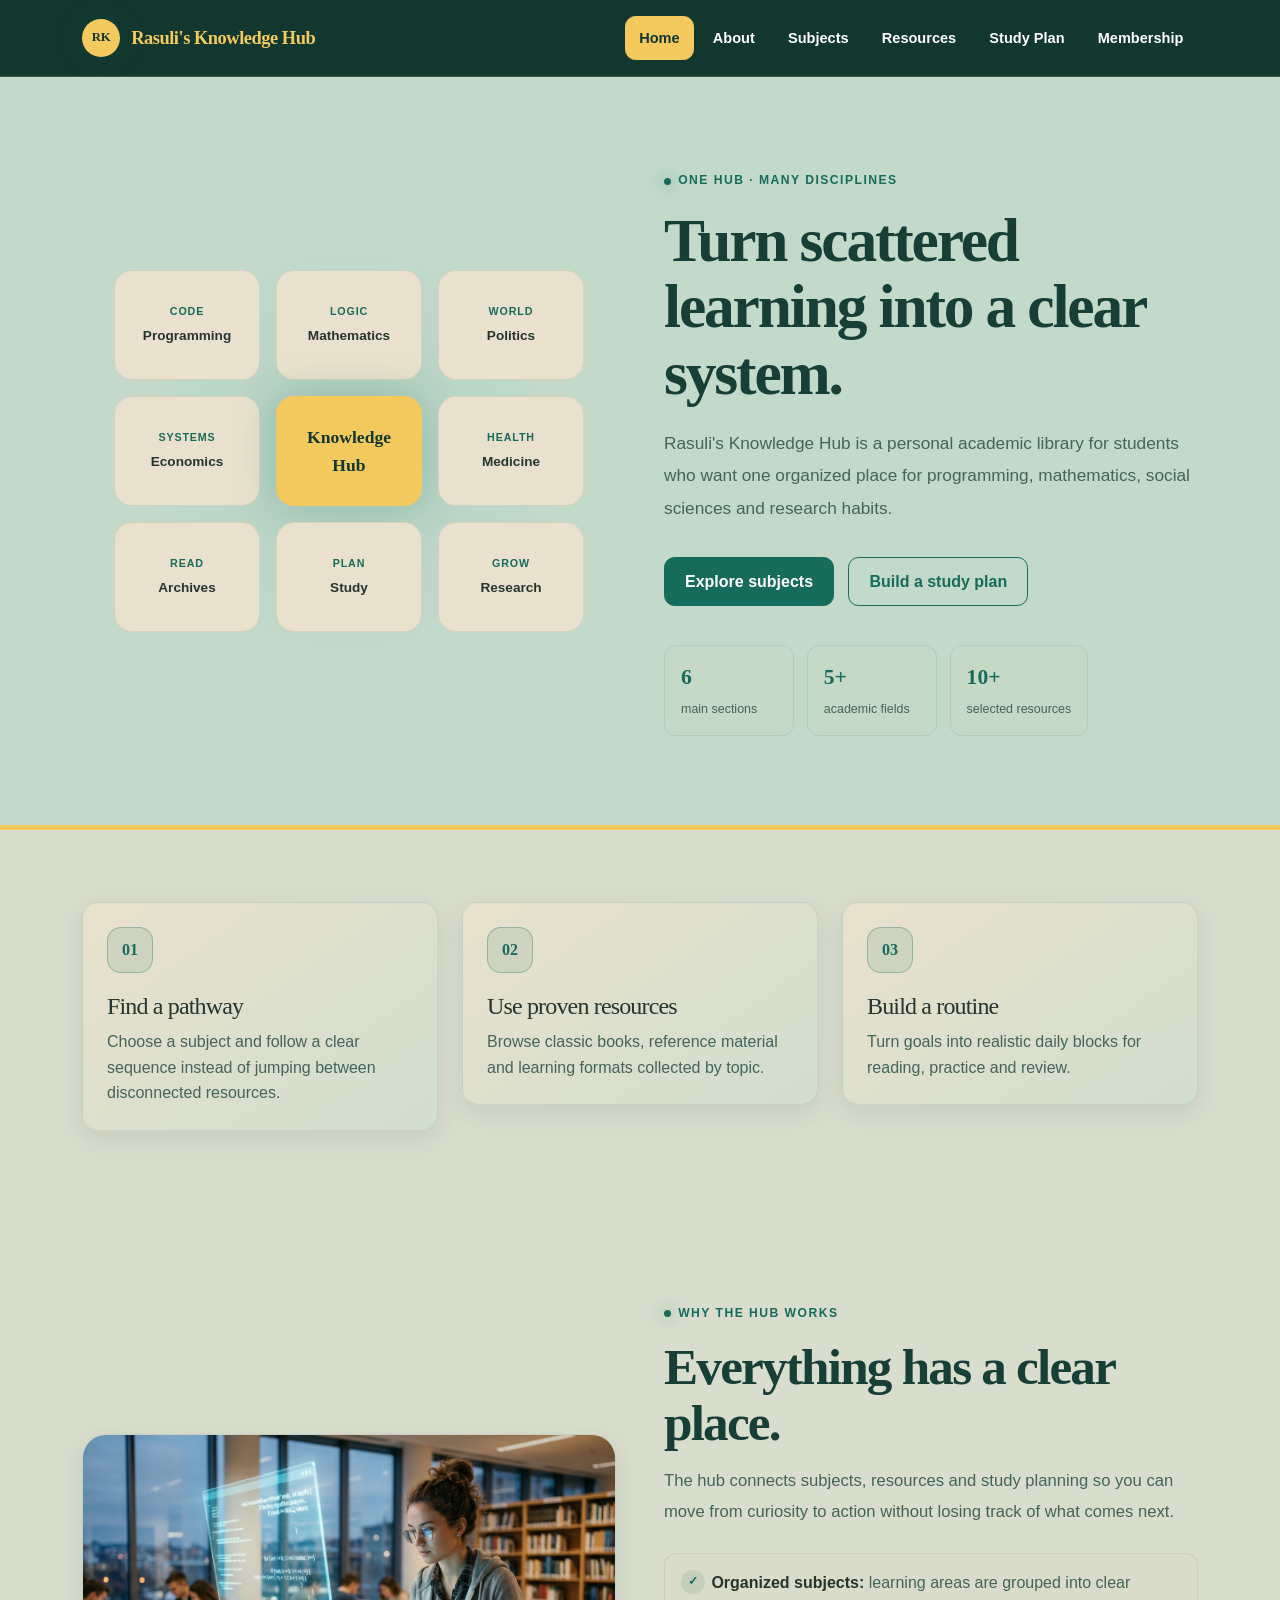
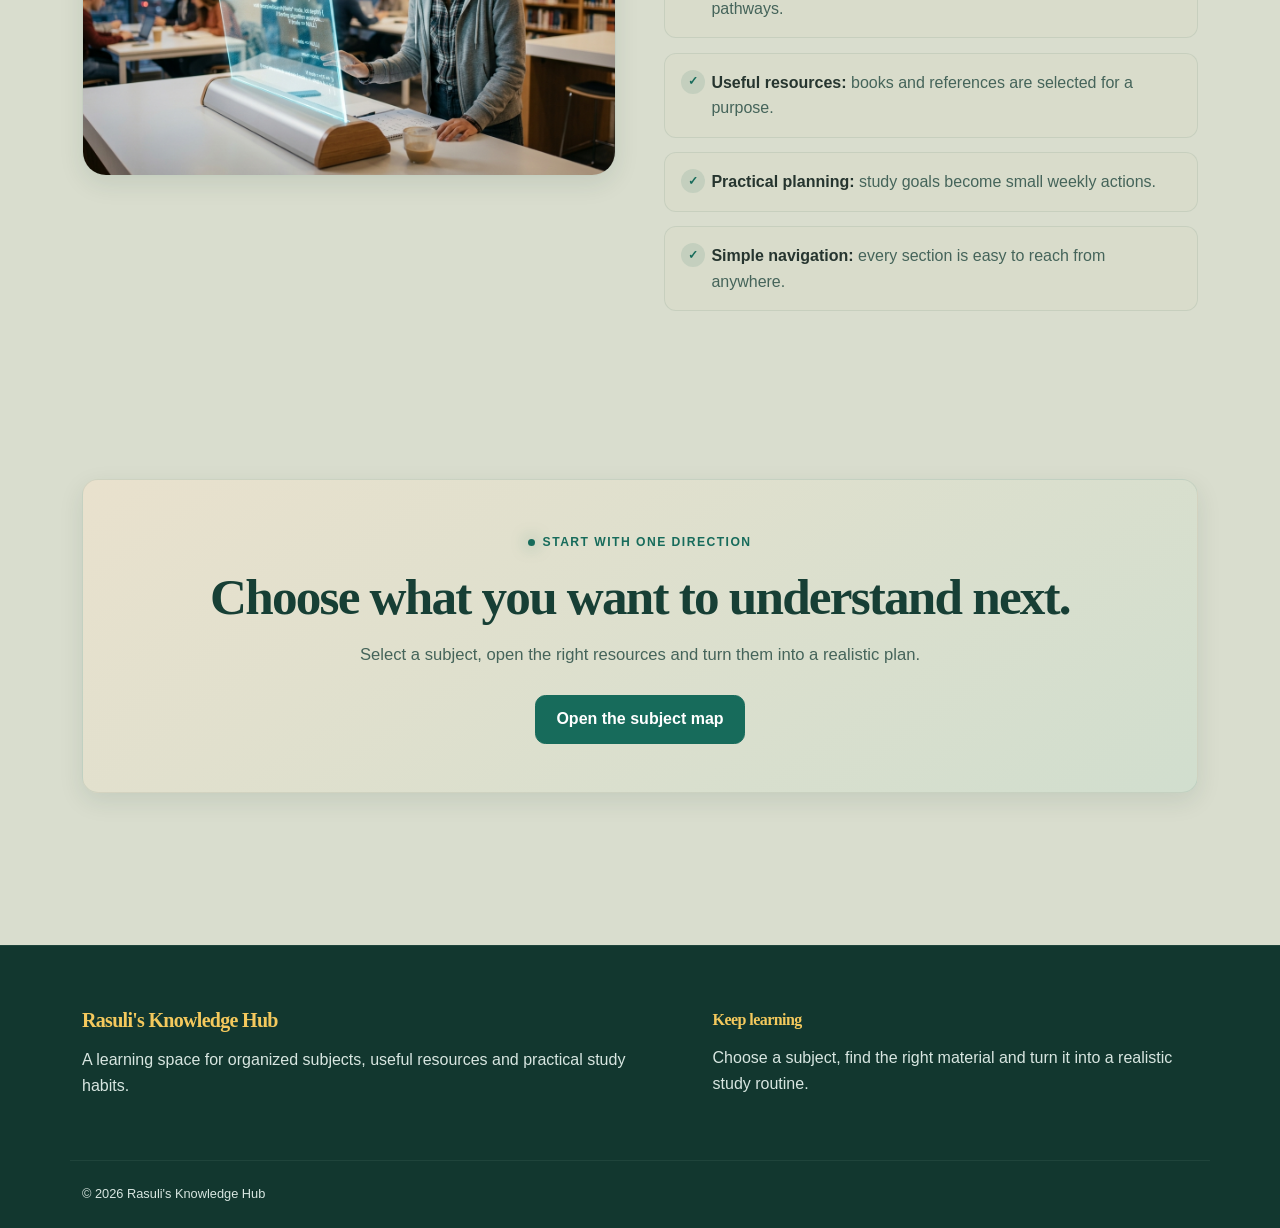
<file: index.html>
<!DOCTYPE html>
<html lang="en">
<head>
    <meta charset="UTF-8">
    <meta name="viewport" content="width=device-width, initial-scale=1.0">
    <meta name="description" content="Rasuli's Knowledge Hub connects students with organized learning pathways, academic resources and practical study systems.">
    <title>Rasuli's Knowledge Hub | Home</title>

    <link rel="preconnect" href="https://fonts.googleapis.com">
    <link rel="preconnect" href="https://fonts.gstatic.com" crossorigin>

    <link href="https://fonts.googleapis.com/css2?family=Inter:wght@400;500;600;700;800&family=Space+Grotesk:wght@500;600;700&display=swap" rel="stylesheet">

    <link href="https://cdn.jsdelivr.net/npm/bootstrap@5.3.3/dist/css/bootstrap.min.css" rel="stylesheet">

    <link rel="stylesheet" href="css/style.css">
    <link rel="icon" type="image/x-icon" href="favicon.ico">
   
</head>

<body>

<a class="skip-link" href="#main-content">Skip to main content</a>

<header class="site-header">
    <nav class="navbar navbar-expand-lg site-nav" aria-label="Main navigation">
        <div class="container">

            <a class="navbar-brand" href="index.html">
                <span class="brand-mark">RK</span>
                Rasuli's Knowledge Hub
            </a>

            <button
                class="navbar-toggler"
                type="button"
                data-bs-toggle="collapse"
                data-bs-target="#mainNav"
                aria-controls="mainNav"
                aria-expanded="false"
                aria-label="Toggle navigation">

                <span class="navbar-toggler-icon"></span>
            </button>

            <div class="collapse navbar-collapse" id="mainNav">

                <ul class="navbar-nav ms-auto align-items-lg-center">

                    <li class="nav-item">
                        <a class="nav-link active"
                           aria-current="page"
                           href="index.html">
                            Home
                        </a>
                    </li>

                    <li class="nav-item">
                        <a class="nav-link" href="about.html">About</a>
                    </li>

                    <li class="nav-item">
                        <a class="nav-link" href="subjects.html">Subjects</a>
                    </li>

                    <li class="nav-item">
                        <a class="nav-link" href="resources.html">Resources</a>
                    </li>

                    <li class="nav-item">
                        <a class="nav-link" href="study-plan.html">Study Plan</a>
                    </li>

                    <li class="nav-item">
                        <a class="nav-link" href="contact.html">Membership</a>
                    </li>

                </ul>

            </div>
        </div>
    </nav>
</header>


<main id="main-content" class="page-shell">

    <section class="hero-section">

        <div class="container">

            <div class="row g-5 align-items-center">

                <div class="col-12 col-lg-6 order-1 order-lg-2">

                    <p class="eyebrow">
                        One hub · many disciplines
                    </p>

                    <h1 id="hero-title">
                        Turn scattered learning into a clear system.
                    </h1>

                    <p class="hero-copy">
                        Rasuli's Knowledge Hub is a personal academic library
                        for students who want one organized place for
                        programming, mathematics, social sciences and
                        research habits.
                    </p>

                    <div class="hero-actions">

                        <a class="btn btn-mint"
                           href="subjects.html">
                            Explore subjects
                        </a>

                        <a class="btn btn-outline-mint"
                           href="study-plan.html">
                            Build a study plan
                        </a>

                    </div>

                    <p class="d-md-none mt-3 mb-0 muted-text">
                        Learn anywhere, one clear step at a time.
                    </p>

                    <div class="stat-strip"
                         aria-label="Knowledge Hub highlights">

                        <div class="stat-pill">
                            <strong>6</strong>
                            <span>main sections</span>
                        </div>

                        <div class="stat-pill">
                            <strong>5+</strong>
                            <span>academic fields</span>
                        </div>

                        <div class="stat-pill">
                            <strong>10+</strong>
                            <span>selected resources</span>
                        </div>

                    </div>

                </div>


                <div class="col-12 col-lg-6 order-2 order-lg-1">

                    <div class="knowledge-orbit"
                         aria-label="Knowledge areas connected around a central learning hub">

                        <div class="orbit-grid">

                            <div class="orbit-node">
                                <span>
                                    <span class="orbit-label">Code</span>
                                    Programming
                                </span>
                            </div>

                            <div class="orbit-node">
                                <span>
                                    <span class="orbit-label">Logic</span>
                                    Mathematics
                                </span>
                            </div>

                            <div class="orbit-node">
                                <span>
                                    <span class="orbit-label">World</span>
                                    Politics
                                </span>
                            </div>

                            <div class="orbit-node">
                                <span>
                                    <span class="orbit-label">Systems</span>
                                    Economics
                                </span>
                            </div>

                            <div class="orbit-core">
                                Knowledge<br>Hub
                            </div>

                            <div class="orbit-node">
                                <span>
                                    <span class="orbit-label">Health</span>
                                    Medicine
                                </span>
                            </div>

                            <div class="orbit-node">
                                <span>
                                    <span class="orbit-label">Read</span>
                                    Archives
                                </span>
                            </div>

                            <div class="orbit-node">
                                <span>
                                    <span class="orbit-label">Plan</span>
                                    Study
                                </span>
                            </div>

                            <div class="orbit-node">
                                <span>
                                    <span class="orbit-label">Grow</span>
                                    Research
                                </span>
                            </div>

                        </div>
                    </div>

                </div>

            </div>
        </div>

    </section>


    <section class="section-pad-sm">

        <div class="container">

            <div class="row g-4">

                <div class="col-12 col-md-6 col-xl-4">

                    <article class="surface-card feature-card p-4">

                        <div class="feature-number">01</div>

                        <h2 class="h4">
                            Find a pathway
                        </h2>

                        <p class="muted-text mb-0">
                            Choose a subject and follow a clear sequence
                            instead of jumping between disconnected resources.
                        </p>

                    </article>

                </div>


                <div class="col-12 col-md-6 col-xl-4">

                    <article class="surface-card feature-card p-4">

                        <div class="feature-number">02</div>

                        <h2 class="h4">
                            Use proven resources
                        </h2>

                        <p class="muted-text mb-0">
                            Browse classic books, reference material and
                            learning formats collected by topic.
                        </p>

                    </article>

                </div>


                <div class="col-12 col-md-6 col-xl-4">

                    <article class="surface-card feature-card p-4">

                        <div class="feature-number">03</div>

                        <h2 class="h4">
                            Build a routine
                        </h2>

                        <p class="muted-text mb-0">
                            Turn goals into realistic daily blocks for
                            reading, practice and review.
                        </p>

                    </article>

                </div>

            </div>

        </div>

    </section>


    <section class="section-pad">

        <div class="container">

            <div class="row g-5 align-items-center">

                <div class="col-12 col-lg-6">

                    <div class="image-panel">

                        <img
                            src="images/student.jpg"
                            alt="Student working at a desk with a laptop">

                    </div>

                </div>


                <div class="col-12 col-lg-6">

                    <p class="eyebrow">
                        Why the hub works
                    </p>

                    <h2>
                        Everything has a clear place.
                    </h2>

                    <p class="section-lead">
                        The hub connects subjects, resources and study
                        planning so you can move from curiosity to action
                        without losing track of what comes next.
                    </p>

                    <ul class="mini-list">

                        <li>
                            <strong>Organized subjects:</strong>
                            learning areas are grouped into clear pathways.
                        </li>

                        <li>
                            <strong>Useful resources:</strong>
                            books and references are selected for a purpose.
                        </li>

                        <li>
                            <strong>Practical planning:</strong>
                            study goals become small weekly actions.
                        </li>

                        <li>
                            <strong>Simple navigation:</strong>
                            every section is easy to reach from anywhere.
                        </li>

                    </ul>

                </div>

            </div>

        </div>

    </section>


    <section class="section-pad-sm">

        <div class="container">

            <div class="surface-card p-4 p-md-5 text-center">

                <p class="eyebrow">
                    Start with one direction
                </p>

                <h2>
                    Choose what you want to understand next.
                </h2>

                <p class="section-lead mx-auto">
                    Select a subject, open the right resources and turn
                    them into a realistic plan.
                </p>

                <a class="btn btn-mint mt-2"
                   href="subjects.html">
                    Open the subject map
                </a>

            </div>

        </div>

    </section>

</main>


<footer class="site-footer">

    <div class="container footer-grid">

        <div>
            <h2>Rasuli's Knowledge Hub</h2>

            <p class="muted-text mb-0">
                A learning space for organized subjects,
                useful resources and practical study habits.
            </p>
        </div>


        


        <div>

            <h3>Keep learning</h3>

            <p class="muted-text">
                Choose a subject, find the right material and turn
                it into a realistic study routine.
            </p>

        </div>

    </div>

    <div class="container footer-bottom">
        © 2026 Rasuli's Knowledge Hub
    </div>

</footer>


<script src="https://cdn.jsdelivr.net/npm/bootstrap@5.3.3/dist/js/bootstrap.bundle.min.js"></script>

</body>
</html>
</file>
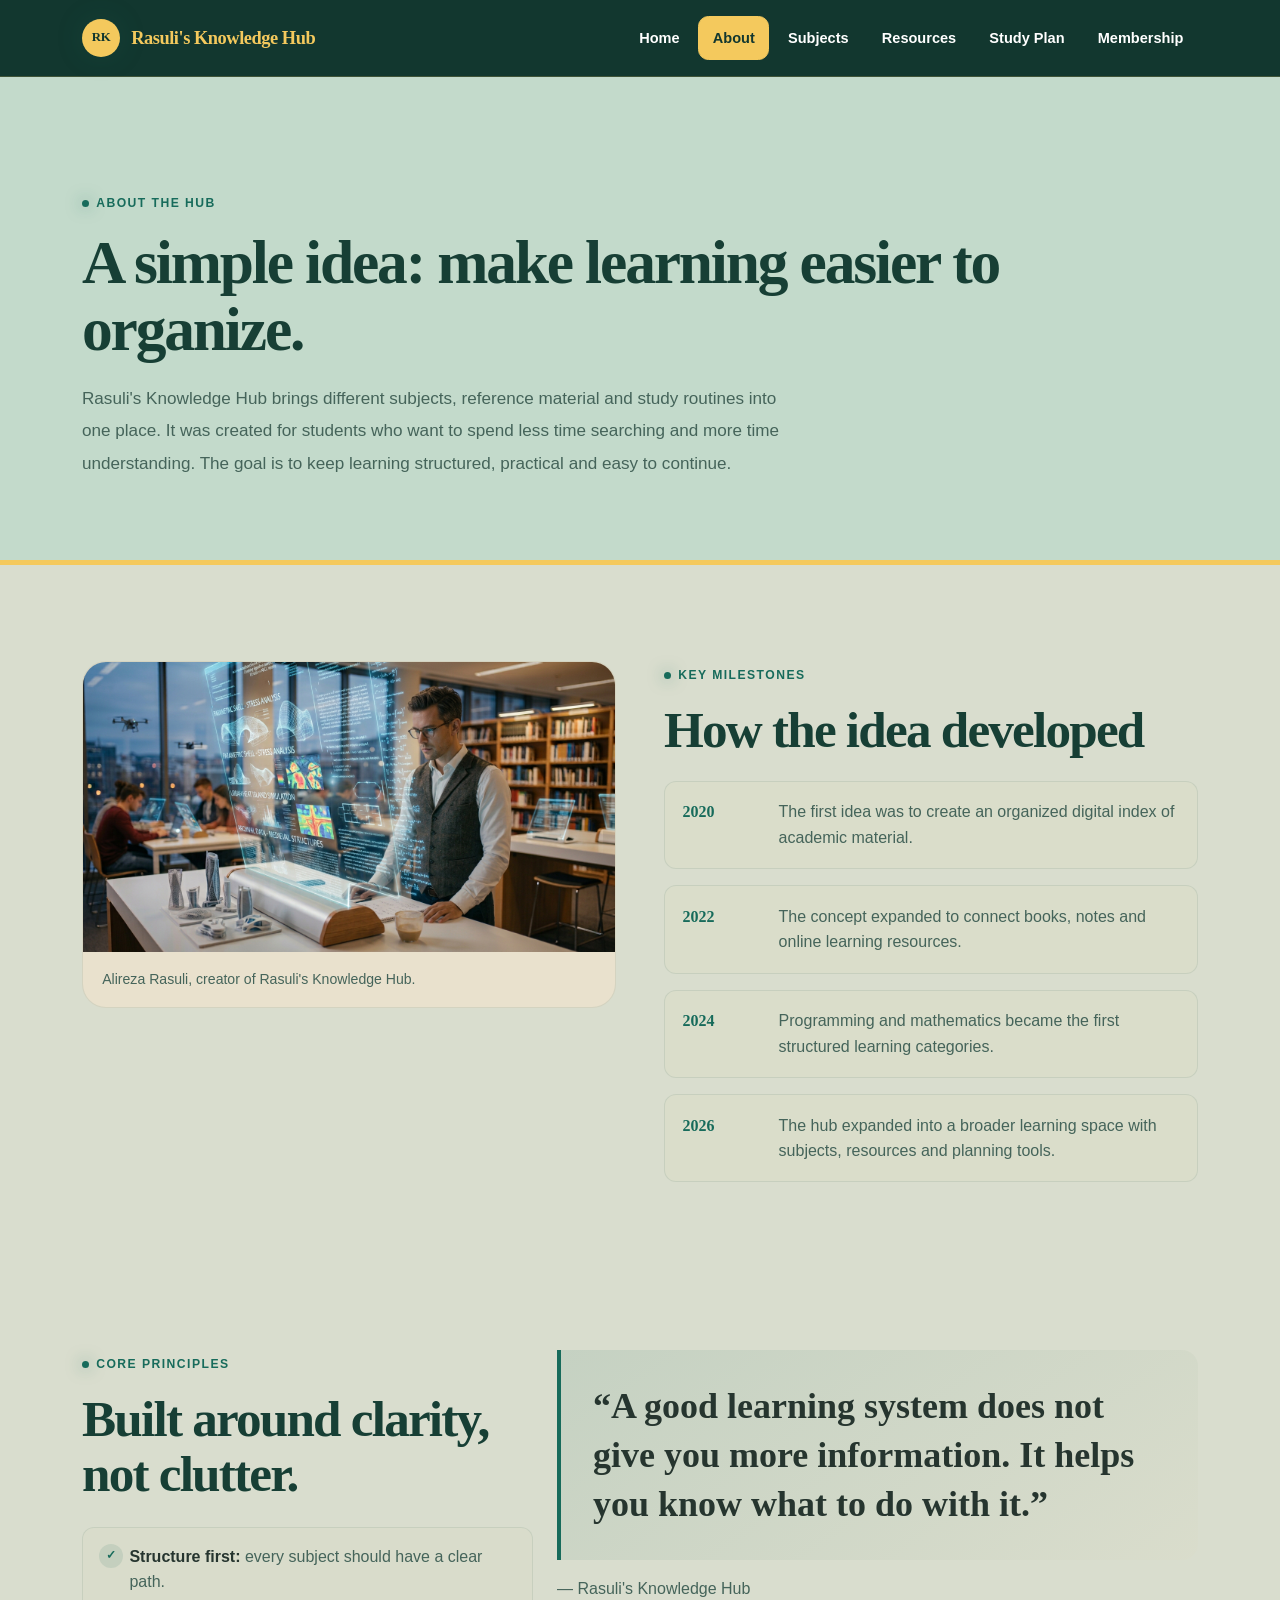
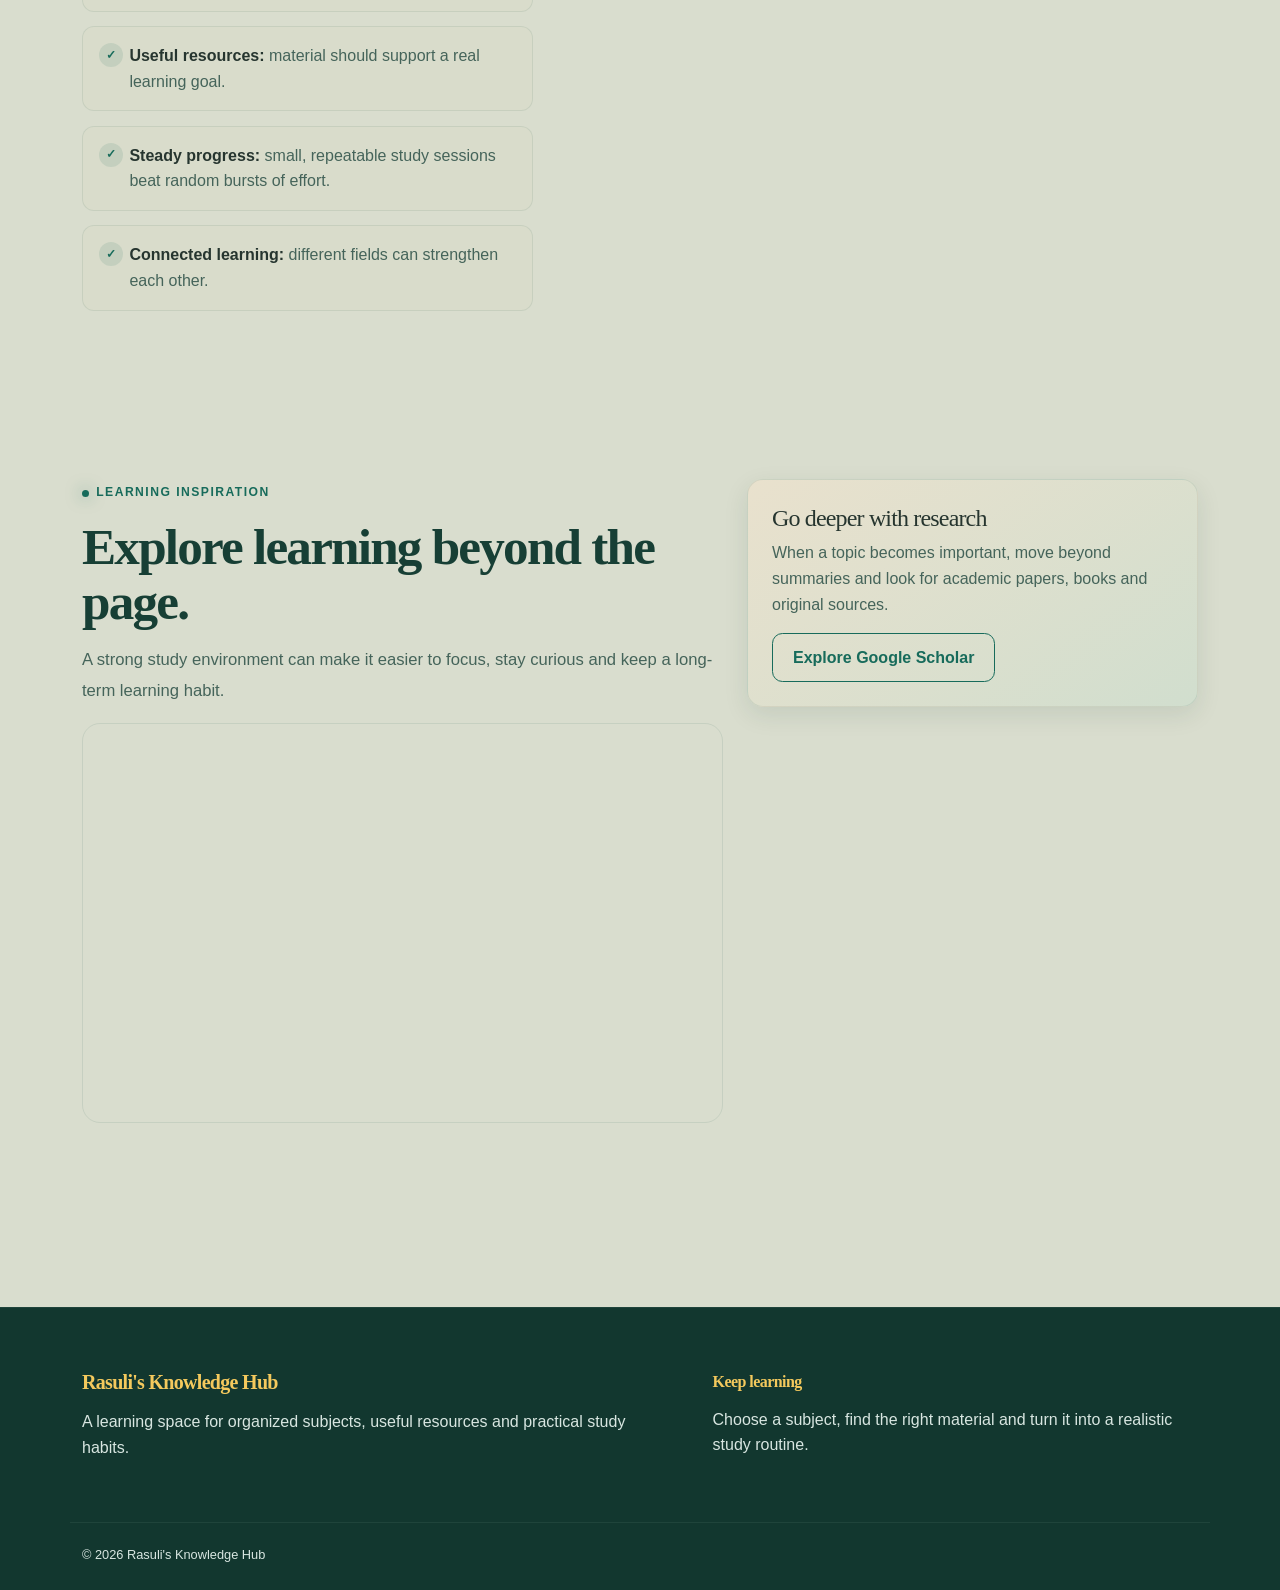
<file: about.html>
<!DOCTYPE html>
<html lang="en">

<head>

    <meta charset="UTF-8">

    <meta name="viewport"
          content="width=device-width, initial-scale=1.0">

    <meta name="description"
          content="Learn the purpose, story and principles behind Rasuli's Knowledge Hub.">

    <title>
        Rasuli's Knowledge Hub | About
    </title>

    <link rel="preconnect"
          href="https://fonts.googleapis.com">

    <link rel="preconnect"
          href="https://fonts.gstatic.com"
          crossorigin>

    <link href="https://fonts.googleapis.com/css2?family=Inter:wght@400;500;600;700;800&family=Space+Grotesk:wght@500;600;700&display=swap"
          rel="stylesheet">

    <link href="https://cdn.jsdelivr.net/npm/bootstrap@5.3.3/dist/css/bootstrap.min.css"
          rel="stylesheet">

    <link rel="stylesheet"
          href="css/style.css">

    <link rel="icon" type="image/x-icon" href="favicon.ico">
</head>


<body>


<a class="skip-link"
   href="#main-content">
    Skip to main content
</a>


<header class="site-header">

    <nav class="navbar navbar-expand-lg site-nav"
         aria-label="Main navigation">

        <div class="container">

            <a class="navbar-brand"
               href="index.html">

                <span class="brand-mark">
                    RK
                </span>

                Rasuli's Knowledge Hub

            </a>


            <button
                class="navbar-toggler"
                type="button"
                data-bs-toggle="collapse"
                data-bs-target="#mainNav"
                aria-controls="mainNav"
                aria-expanded="false"
                aria-label="Toggle navigation">

                <span class="navbar-toggler-icon"></span>

            </button>


            <div class="collapse navbar-collapse"
                 id="mainNav">

                <ul class="navbar-nav ms-auto align-items-lg-center">

                    <li class="nav-item">
                        <a class="nav-link"
                           href="index.html">
                            Home
                        </a>
                    </li>

                    <li class="nav-item">
                        <a class="nav-link active"
                           aria-current="page"
                           href="about.html">
                            About
                        </a>
                    </li>

                    <li class="nav-item">
                        <a class="nav-link"
                           href="subjects.html">
                            Subjects
                        </a>
                    </li>

                    <li class="nav-item">
                        <a class="nav-link"
                           href="resources.html">
                            Resources
                        </a>
                    </li>

                    <li class="nav-item">
                        <a class="nav-link"
                           href="study-plan.html">
                            Study Plan
                        </a>
                    </li>

                    <li class="nav-item">
                        <a class="nav-link"
                           href="contact.html">
                            Membership
                        </a>
                    </li>

                </ul>

            </div>

        </div>

    </nav>

</header>


<main id="main-content"
      class="page-shell">


    <section class="page-hero">

        <div class="container">

            <p class="eyebrow">
                About the hub
            </p>

            <h1>
                A simple idea: make learning easier to organize.
            </h1>

            <p>
                Rasuli's Knowledge Hub brings different subjects,
                reference material and study routines into one place.
                It was created for students who want to spend less
                time searching and more time understanding.
                The goal is to keep learning structured,
                practical and easy to continue.
            </p>

        </div>

    </section>


    <section class="section-pad">

        <div class="container">

            <div class="row g-5 align-items-start">


                <div class="col-12 col-lg-6">

                    <figure class="founder-figure">

                        <img
                            src="images/founder.jpg"
                            alt="Founder Alireza Rasuli presenting the knowledge hub concept">

                        <figcaption>
                            Alireza Rasuli, creator of
                            Rasuli's Knowledge Hub.
                        </figcaption>

                    </figure>

                </div>


                <div class="col-12 col-lg-6">

                    <p class="eyebrow">
                        Key milestones
                    </p>

                    <h2>
                        How the idea developed
                    </h2>


                    <ol class="timeline-list">


                        <li>

                            <span class="timeline-year">
                                2020
                            </span>

                            <span>
                                The first idea was to create an organized
                                digital index of academic material.
                            </span>

                        </li>


                        <li>

                            <span class="timeline-year">
                                2022
                            </span>

                            <span>
                                The concept expanded to connect books,
                                notes and online learning resources.
                            </span>

                        </li>


                        <li>

                            <span class="timeline-year">
                                2024
                            </span>

                            <span>
                                Programming and mathematics became the
                                first structured learning categories.
                            </span>

                        </li>


                        <li>

                            <span class="timeline-year">
                                2026
                            </span>

                            <span>
                                The hub expanded into a broader learning
                                space with subjects, resources and
                                planning tools.
                            </span>

                        </li>


                    </ol>

                </div>


            </div>

        </div>

    </section>


    <section class="section-pad-sm">

        <div class="container">

            <div class="row g-4">


                <div class="col-12 col-lg-5">

                    <p class="eyebrow">
                        Core principles
                    </p>

                    <h2>
                        Built around clarity, not clutter.
                    </h2>


                    <ul class="mini-list">

                        <li>
                            <strong>Structure first:</strong>
                            every subject should have a clear path.
                        </li>

                        <li>
                            <strong>Useful resources:</strong>
                            material should support a real learning goal.
                        </li>

                        <li>
                            <strong>Steady progress:</strong>
                            small, repeatable study sessions beat
                            random bursts of effort.
                        </li>

                        <li>
                            <strong>Connected learning:</strong>
                            different fields can strengthen each other.
                        </li>

                    </ul>

                </div>


                <div class="col-12 col-lg-7">

                    <blockquote class="quote-panel">

                        “A good learning system does not give you
                        more information. It helps you know what
                        to do with it.”

                    </blockquote>

                    <p class="quote-source">
                        — Rasuli's Knowledge Hub
                    </p>

                </div>


            </div>

        </div>

    </section>


    <section class="section-pad">

        <div class="container">

            <div class="row g-4 align-items-start">


                <div class="col-12 col-lg-7">

                    <p class="eyebrow">
                        Learning inspiration
                    </p>

                    <h2>
                        Explore learning beyond the page.
                    </h2>

                    <p class="section-lead">
                        A strong study environment can make it
                        easier to focus, stay curious and keep a
                        long-term learning habit.
                    </p>


                    <iframe
                        class="media-frame"
                        src="https://www.youtube.com/embed/QmlyLWXIMzI"
                        title="Campus virtual tour and learning environment"
                        allow="accelerometer; autoplay; clipboard-write; encrypted-media; gyroscope; picture-in-picture; web-share"
                        allowfullscreen>
                    </iframe>

                </div>


                <div class="col-12 col-lg-5">

                    <article class="surface-card p-4">

                        <h2 class="h4">
                            Go deeper with research
                        </h2>

                        <p class="muted-text">
                            When a topic becomes important,
                            move beyond summaries and look for
                            academic papers, books and original sources.
                        </p>

                        <a
                            class="btn btn-outline-mint"
                            href="https://scholar.google.com/"
                            target="_blank"
                            rel="noopener">

                            Explore Google Scholar

                        </a>

                    </article>

                </div>


            </div>

        </div>

    </section>


</main>


<footer class="site-footer">

    <div class="container footer-grid">

        <div>

            <h2>
                Rasuli's Knowledge Hub
            </h2>

            <p class="muted-text mb-0">
                A learning space for organized subjects,
                useful resources and practical study habits.
            </p>

        </div>


        


        <div>

            <h3>
                Keep learning
            </h3>

            <p class="muted-text">
                Choose a subject, find the right material and turn
                it into a realistic study routine.
            </p>

        </div>

    </div>


    <div class="container footer-bottom">
        © 2026 Rasuli's Knowledge Hub
    </div>

</footer>


<script src="https://cdn.jsdelivr.net/npm/bootstrap@5.3.3/dist/js/bootstrap.bundle.min.js"></script>

</body>
</html>
</file>
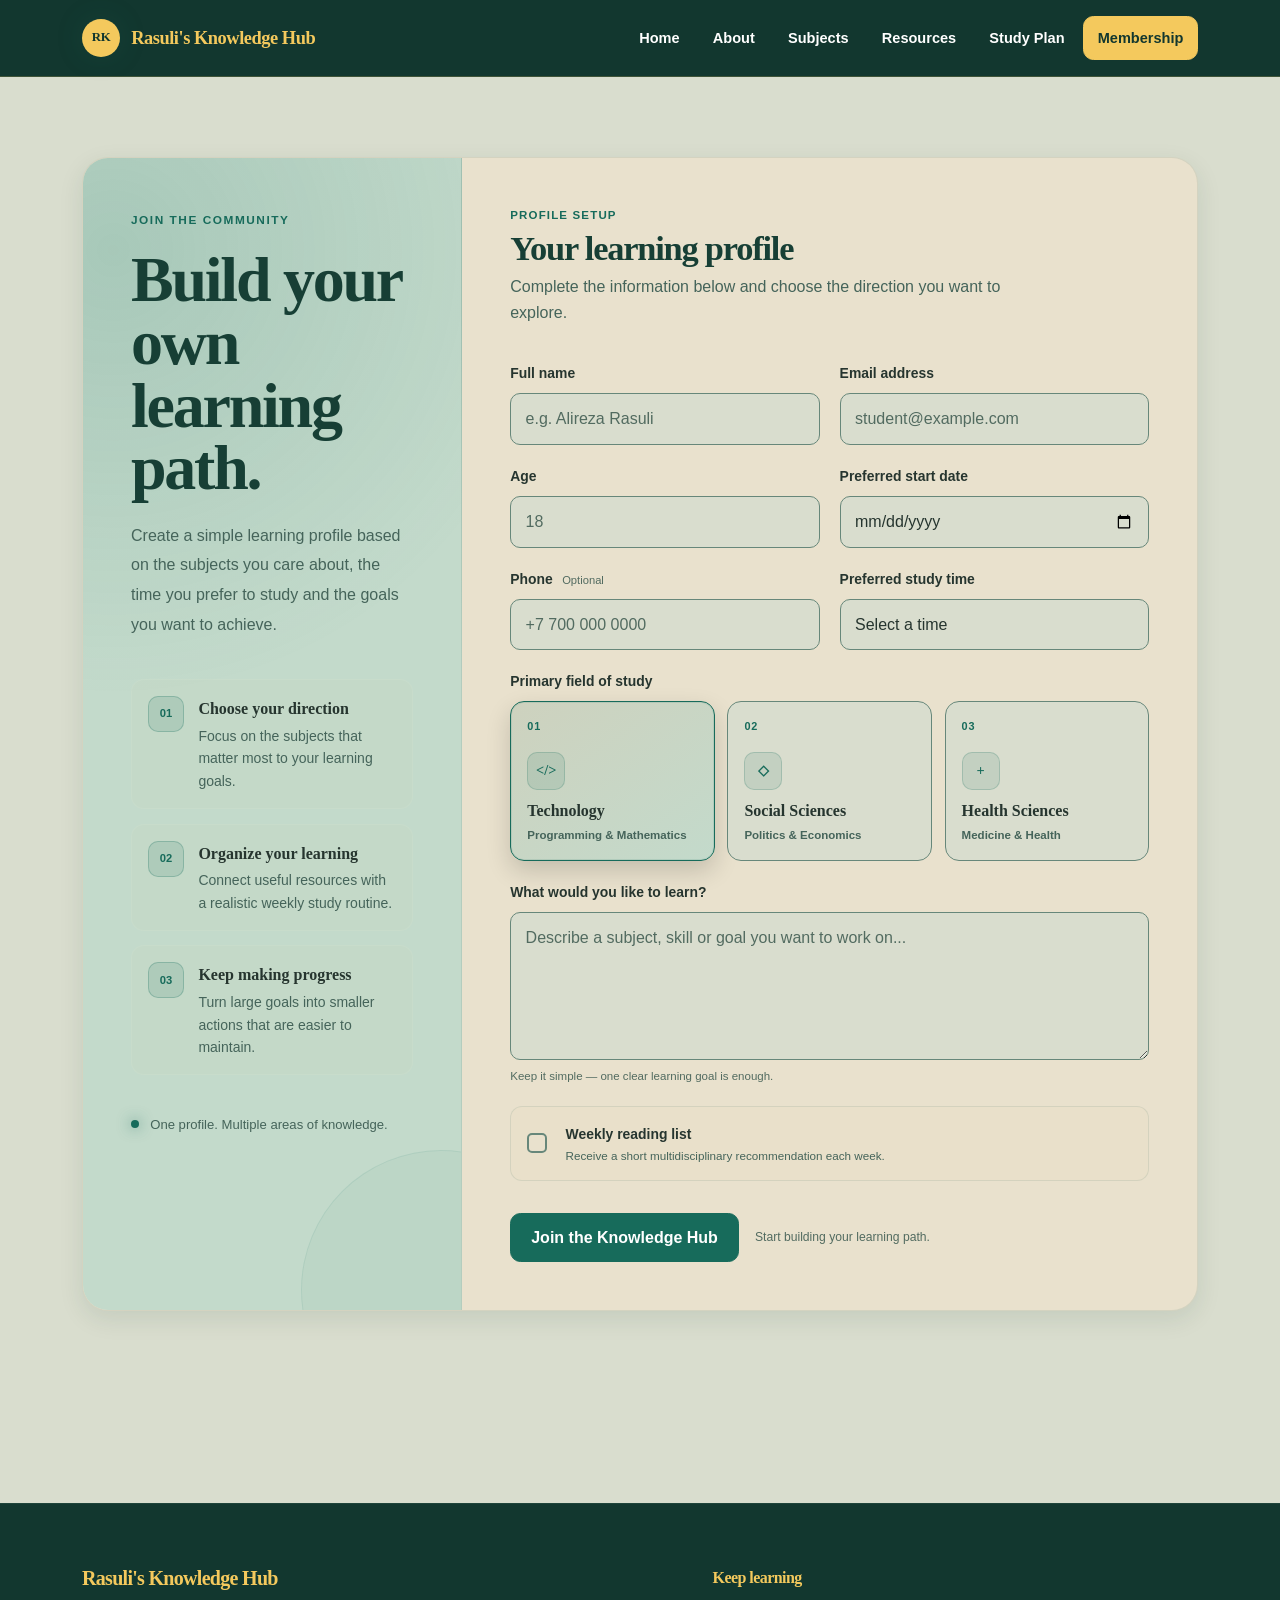
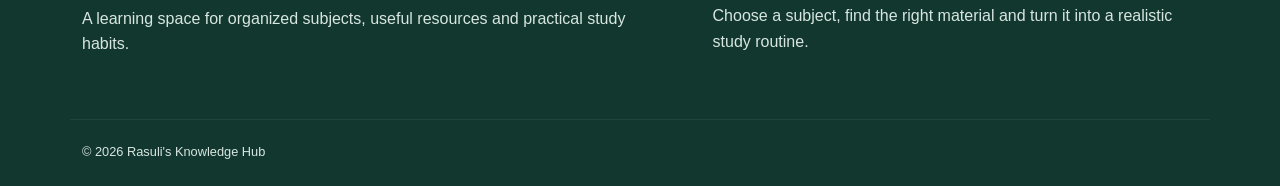
<file: contact.html>
<!DOCTYPE html>
<html lang="en">

<head>

    <meta charset="UTF-8">

    <meta name="viewport"
          content="width=device-width, initial-scale=1.0">

    <meta name="description"
          content="Join Rasuli's Knowledge Hub and create your learning profile.">

    <title>
        Rasuli's Knowledge Hub | Membership
    </title>


    <!-- Bootstrap CSS -->
    <link
        href="https://cdn.jsdelivr.net/npm/bootstrap@5.3.3/dist/css/bootstrap.min.css"
        rel="stylesheet">


    <!-- Custom CSS -->
    <link
        rel="stylesheet"
        href="css/style.css">

    <link rel="icon" type="image/x-icon" href="favicon.ico">
   
</head>


<body>


<!-- Accessibility -->
<a class="skip-link"
   href="#main-content">

    Skip to main content

</a>



<!-- =====================================================
     NAVIGATION
===================================================== -->

<header class="site-header">

    <nav
        class="navbar navbar-expand-lg site-nav"
        aria-label="Main navigation">

        <div class="container">


            <!-- Brand -->

            <a
                class="navbar-brand"
                href="index.html">

                <span class="brand-mark">
                    RK
                </span>

                Rasuli's Knowledge Hub

            </a>



            <!-- Mobile Navbar Button -->

            <button
                class="navbar-toggler"
                type="button"
                data-bs-toggle="collapse"
                data-bs-target="#mainNav"
                aria-controls="mainNav"
                aria-expanded="false"
                aria-label="Toggle navigation">

                <span class="navbar-toggler-icon"></span>

            </button>



            <!-- Navigation Links -->

            <div
                class="collapse navbar-collapse"
                id="mainNav">

                <ul class="navbar-nav ms-auto align-items-lg-center">


                    <li class="nav-item">

                        <a
                            class="nav-link"
                            href="index.html">

                            Home

                        </a>

                    </li>


                    <li class="nav-item">

                        <a
                            class="nav-link"
                            href="about.html">

                            About

                        </a>

                    </li>


                    <li class="nav-item">

                        <a
                            class="nav-link"
                            href="subjects.html">

                            Subjects

                        </a>

                    </li>


                    <li class="nav-item">

                        <a
                            class="nav-link"
                            href="resources.html">

                            Resources

                        </a>

                    </li>


                    <li class="nav-item">

                        <a
                            class="nav-link"
                            href="study-plan.html">

                            Study Plan

                        </a>

                    </li>


                    <li class="nav-item">

                        <a
                            class="nav-link active"
                            aria-current="page"
                            href="contact.html">

                            Membership

                        </a>

                    </li>


                </ul>

            </div>


        </div>

    </nav>

</header>



<!-- =====================================================
     MAIN CONTENT
===================================================== -->

<main id="main-content"
      class="page-shell">



    <!-- =================================================
         MEMBERSHIP
    ================================================= -->

    <section class="membership-section">


        <div class="container">


            <div class="membership-layout">



                <!-- =====================================
                     LEFT INFORMATION SIDE
                ====================================== -->

                <aside class="membership-intro">


                    <span class="membership-kicker">

                        Join the community

                    </span>


                    <h1>

                        Build your own
                        learning path.

                    </h1>


                    <p class="membership-description">

                        Create a simple learning profile based on
                        the subjects you care about, the time you
                        prefer to study and the goals you want to
                        achieve.

                    </p>



                    <!-- Benefits -->

                    <ul class="membership-benefits">


                        <li>

                            <span class="benefit-icon">
                                01
                            </span>


                            <div>

                                <strong>
                                    Choose your direction
                                </strong>

                                <small>

                                    Focus on the subjects that matter
                                    most to your learning goals.

                                </small>

                            </div>

                        </li>



                        <li>

                            <span class="benefit-icon">
                                02
                            </span>


                            <div>

                                <strong>
                                    Organize your learning
                                </strong>

                                <small>

                                    Connect useful resources with a
                                    realistic weekly study routine.

                                </small>

                            </div>

                        </li>



                        <li>

                            <span class="benefit-icon">
                                03
                            </span>


                            <div>

                                <strong>
                                    Keep making progress
                                </strong>

                                <small>

                                    Turn large goals into smaller
                                    actions that are easier to maintain.

                                </small>

                            </div>

                        </li>


                    </ul>



                    <!-- Bottom message -->

                    <div class="membership-note">

                        <span class="status-dot"></span>

                        <p>
                            One profile. Multiple areas of knowledge.
                        </p>

                    </div>


                </aside>



                <!-- =====================================
                     RIGHT FORM SIDE
                ====================================== -->

                <div class="membership-form-card">


                    <!-- Form Heading -->

                    <div class="form-heading">

                        <span>
                            Profile setup
                        </span>


                        <h2>
                            Your learning profile
                        </h2>


                        <p>

                            Complete the information below and
                            choose the direction you want to explore.

                        </p>

                    </div>



                    <!-- Form -->

                    <form
                        class="knowledge-form"
                        action="#"
                        method="get">


                        <fieldset>


                            <legend class="visually-hidden">

                                Membership information

                            </legend>



                            <div class="membership-form-grid">



                                <!-- =====================
                                     FULL NAME
                                ====================== -->

                                <div class="form-field">


                                    <label for="fullName">

                                        Full name

                                    </label>


                                    <input
                                        class="form-control"
                                        type="text"
                                        id="fullName"
                                        name="fullName"
                                        placeholder="e.g. Alireza Rasuli"
                                        maxlength="50"
                                        required>


                                </div>



                                <!-- =====================
                                     EMAIL
                                ====================== -->

                                <div class="form-field">


                                    <label for="email">

                                        Email address

                                    </label>


                                    <input
                                        class="form-control"
                                        type="email"
                                        id="email"
                                        name="email"
                                        placeholder="student@example.com"
                                        required>


                                </div>



                                <!-- =====================
                                     AGE
                                ====================== -->

                                <div class="form-field">


                                    <label for="age">

                                        Age

                                    </label>


                                    <input
                                        class="form-control"
                                        type="number"
                                        id="age"
                                        name="age"
                                        min="15"
                                        max="100"
                                        placeholder="18">


                                </div>



                                <!-- =====================
                                     START DATE
                                ====================== -->

                                <div class="form-field">


                                    <label for="startDate">

                                        Preferred start date

                                    </label>


                                    <input
                                        class="form-control"
                                        type="date"
                                        id="startDate"
                                        name="startDate">


                                </div>



                                <!-- =====================
                                     PHONE
                                ====================== -->

                                <div class="form-field">


                                    <label for="phone">

                                        Phone

                                        <span class="optional-text">

                                            Optional

                                        </span>

                                    </label>


                                    <input
                                        class="form-control"
                                        type="tel"
                                        id="phone"
                                        name="phone"
                                        placeholder="+7 700 000 0000"
                                        pattern="[+0-9 ()-]{7,20}">


                                </div>



                                <!-- =====================
                                     STUDY TIME
                                ====================== -->

                                <div class="form-field">


                                    <label for="studyTime">

                                        Preferred study time

                                    </label>


                                    <select
                                        class="form-control"
                                        id="studyTime"
                                        name="studyTime">


                                        <option
                                            value=""
                                            selected
                                            disabled>

                                            Select a time

                                        </option>


                                        <option value="morning">

                                            Morning

                                        </option>


                                        <option value="afternoon">

                                            Afternoon

                                        </option>


                                        <option value="evening">

                                            Evening

                                        </option>


                                        <option value="night">

                                            Late evening

                                        </option>


                                        <option value="flexible">

                                            Flexible

                                        </option>


                                    </select>


                                </div>



                                <!-- =====================
                                     STUDY FIELD
                                ====================== -->

                                <div class="form-field full">


                                    <span class="option-title">

                                        Primary field of study

                                    </span>



                                    <div class="study-field-grid">



                                        <!-- Technology -->

                                        <div class="study-choice">


                                            <input
                                                type="radio"
                                                id="fieldTech"
                                                name="field"
                                                value="technology"
                                                checked>


                                            <label for="fieldTech">


                                                <span class="study-number">

                                                    01

                                                </span>


                                                <span class="study-icon">

                                                    &lt;/&gt;

                                                </span>


                                                <strong>

                                                    Technology

                                                </strong>


                                                <small>

                                                    Programming &
                                                    Mathematics

                                                </small>


                                            </label>


                                        </div>



                                        <!-- Social Sciences -->

                                        <div class="study-choice">


                                            <input
                                                type="radio"
                                                id="fieldSocial"
                                                name="field"
                                                value="social-science">


                                            <label for="fieldSocial">


                                                <span class="study-number">

                                                    02

                                                </span>


                                                <span class="study-icon">

                                                    ◇

                                                </span>


                                                <strong>

                                                    Social Sciences

                                                </strong>


                                                <small>

                                                    Politics &
                                                    Economics

                                                </small>


                                            </label>


                                        </div>



                                        <!-- Health Sciences -->

                                        <div class="study-choice">


                                            <input
                                                type="radio"
                                                id="fieldHealth"
                                                name="field"
                                                value="health">


                                            <label for="fieldHealth">


                                                <span class="study-number">

                                                    03

                                                </span>


                                                <span class="study-icon">

                                                    +

                                                </span>


                                                <strong>

                                                    Health Sciences

                                                </strong>


                                                <small>

                                                    Medicine &
                                                    Health

                                                </small>


                                            </label>


                                        </div>


                                    </div>


                                </div>



                                <!-- =====================
                                     LEARNING GOAL
                                ====================== -->

                                <div class="form-field full">


                                    <label for="message">

                                        What would you like to learn?

                                    </label>


                                    <textarea
                                        class="form-control"
                                        id="message"
                                        name="message"
                                        rows="5"
                                        maxlength="400"
                                        placeholder="Describe a subject, skill or goal you want to work on..."></textarea>


                                    <span class="field-hint">

                                        Keep it simple — one clear
                                        learning goal is enough.

                                    </span>


                                </div>



                                <!-- =====================
                                     NEWSLETTER
                                ====================== -->

                                <div class="form-field full">


                                    <label class="newsletter-choice">


                                        <input
                                            type="checkbox"
                                            id="newsletter"
                                            name="newsletter"
                                            value="yes">


                                        <span class="newsletter-box">


                                            <span class="newsletter-text">


                                                <strong>

                                                    Weekly reading list

                                                </strong>


                                                <small>

                                                    Receive a short
                                                    multidisciplinary
                                                    recommendation
                                                    each week.

                                                </small>


                                            </span>


                                        </span>


                                    </label>


                                </div>


                            </div>



                            <!-- =====================
                                 SUBMIT
                            ====================== -->

                            <div class="membership-submit">


                                <button
                                    class="btn btn-mint"
                                    type="submit">

                                    Join the Knowledge Hub

                                </button>


                                <span>

                                    Start building your learning path.

                                </span>


                            </div>


                        </fieldset>


                    </form>


                </div>


            </div>


        </div>


    </section>


</main>



<!-- =====================================================
     FOOTER
===================================================== -->

<footer class="site-footer">


    <div class="container footer-grid">



        <!-- Brand -->

        <div>


            <h2>
                Rasuli's Knowledge Hub
            </h2>


            <p class="muted-text mb-0">

                A learning space for organized subjects,
                useful resources and practical study habits.

            </p>


        </div>



        <!-- Navigation -->

        



        <!-- Description -->

        <div>


            <h3>
                Keep learning
            </h3>


            <p class="muted-text">

                Choose a subject, find the right material
                and turn it into a realistic study routine.

            </p>


        </div>


    </div>



    <div class="container footer-bottom">

        © 2026 Rasuli's Knowledge Hub

    </div>


</footer>



<!-- =====================================================
     BOOTSTRAP JAVASCRIPT
===================================================== -->

<script
    src="https://cdn.jsdelivr.net/npm/bootstrap@5.3.3/dist/js/bootstrap.bundle.min.js">
</script>


</body>

</html>
</file>
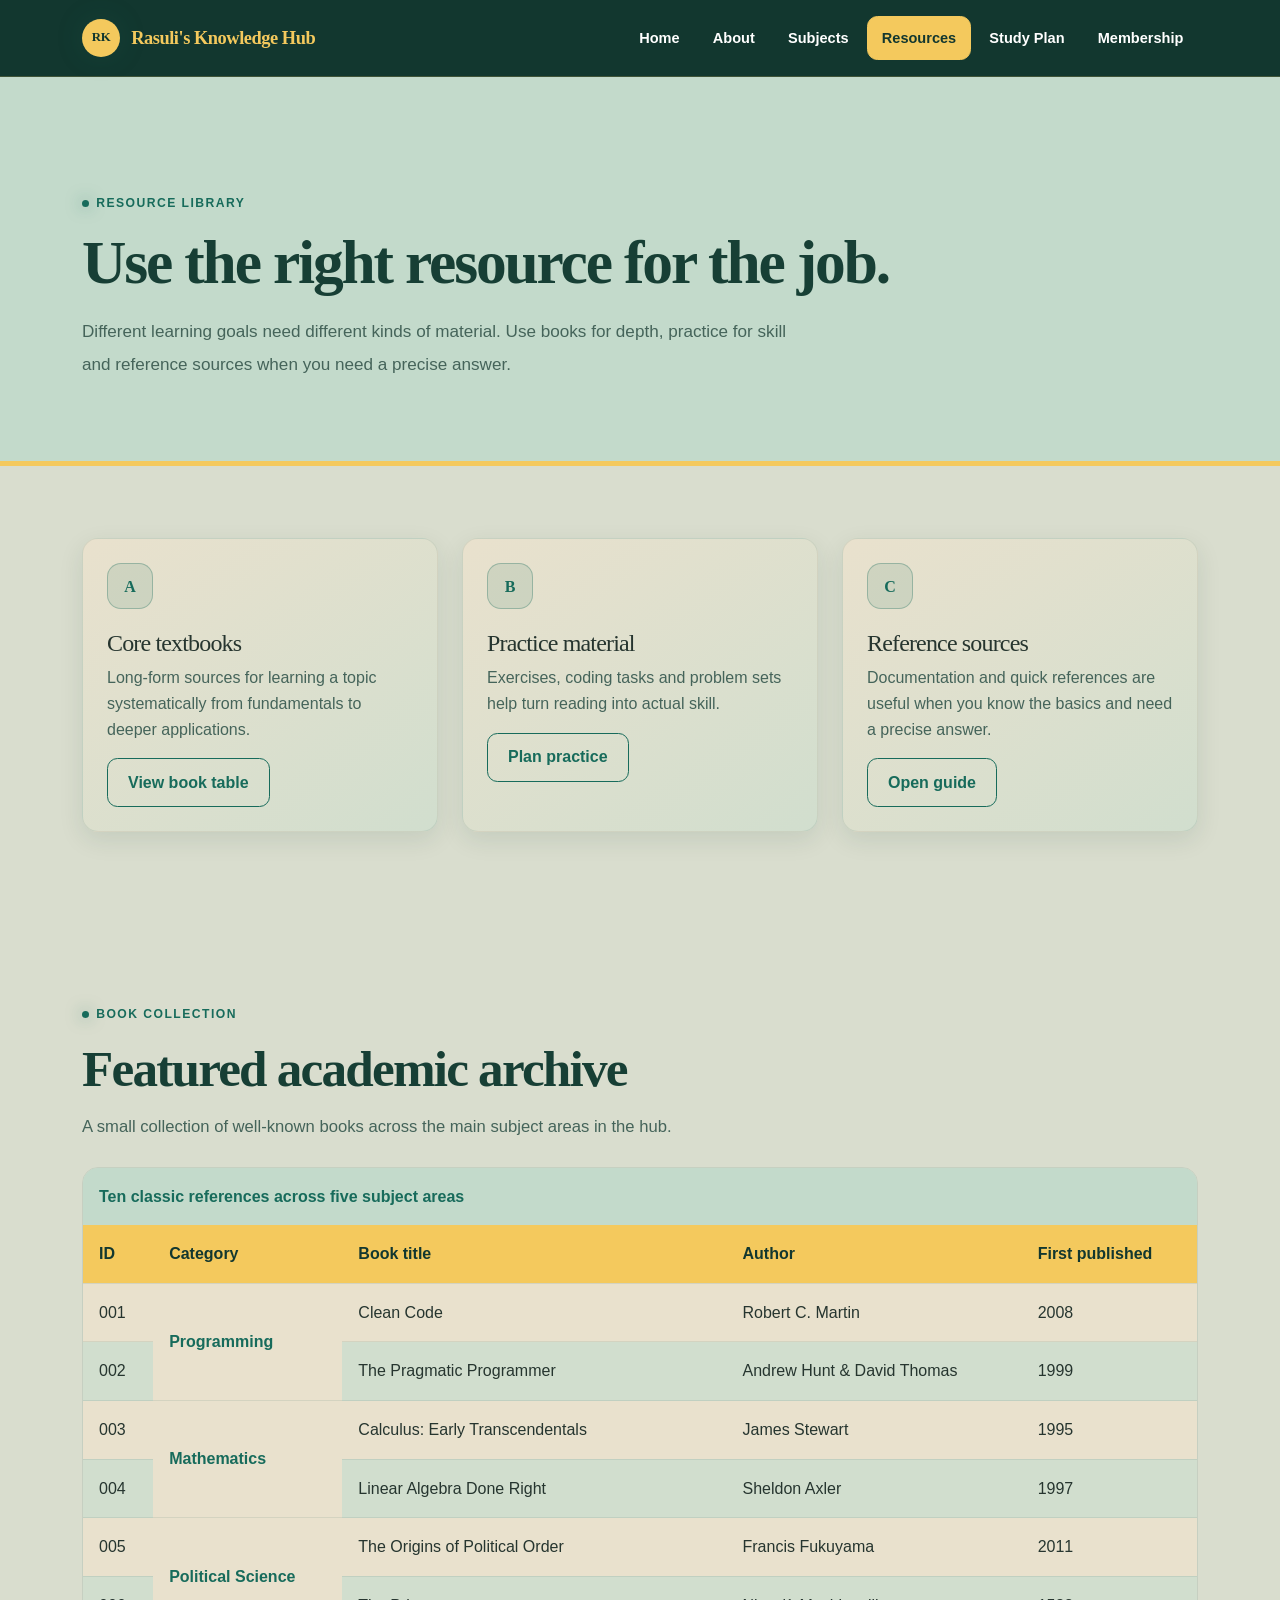
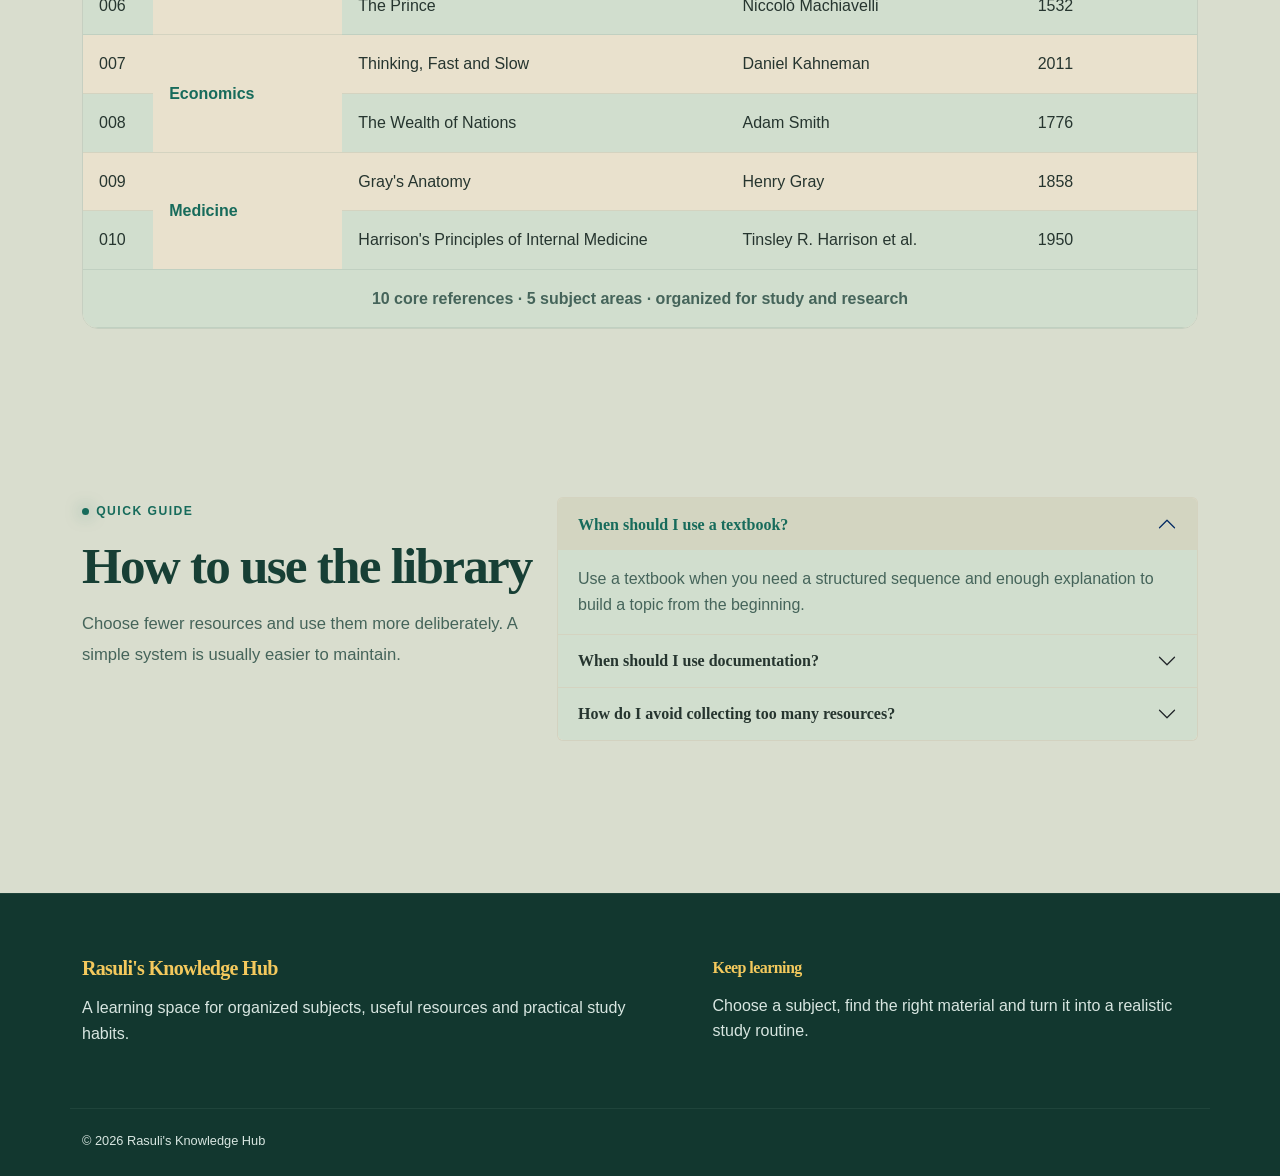
<file: resources.html>
<!DOCTYPE html>
<html lang="en">

<head>

    <meta charset="UTF-8">

    <meta name="viewport"
          content="width=device-width, initial-scale=1.0">

    <meta name="description"
          content="Browse academic resources and classic books in Rasuli's Knowledge Hub.">

    <title>
        Rasuli's Knowledge Hub | Resources
    </title>

    <link rel="preconnect"
          href="https://fonts.googleapis.com">

    <link rel="preconnect"
          href="https://fonts.gstatic.com"
          crossorigin>

    <link href="https://fonts.googleapis.com/css2?family=Inter:wght@400;500;600;700;800&family=Space+Grotesk:wght@500;600;700&display=swap"
          rel="stylesheet">

    <link href="https://cdn.jsdelivr.net/npm/bootstrap@5.3.3/dist/css/bootstrap.min.css"
          rel="stylesheet">

    <link rel="stylesheet"
          href="css/style.css">

    <link rel="icon" type="image/x-icon" href="favicon.ico">
    
</head>


<body>


<a class="skip-link"
   href="#main-content">
    Skip to main content
</a>


<header class="site-header">

    <nav class="navbar navbar-expand-lg site-nav"
         aria-label="Main navigation">

        <div class="container">

            <a class="navbar-brand"
               href="index.html">

                <span class="brand-mark">
                    RK
                </span>

                Rasuli's Knowledge Hub

            </a>


            <button
                class="navbar-toggler"
                type="button"
                data-bs-toggle="collapse"
                data-bs-target="#mainNav"
                aria-controls="mainNav"
                aria-expanded="false"
                aria-label="Toggle navigation">

                <span class="navbar-toggler-icon"></span>

            </button>


            <div class="collapse navbar-collapse"
                 id="mainNav">

                <ul class="navbar-nav ms-auto align-items-lg-center">

                    <li class="nav-item">
                        <a class="nav-link"
                           href="index.html">
                            Home
                        </a>
                    </li>

                    <li class="nav-item">
                        <a class="nav-link"
                           href="about.html">
                            About
                        </a>
                    </li>

                    <li class="nav-item">
                        <a class="nav-link"
                           href="subjects.html">
                            Subjects
                        </a>
                    </li>

                    <li class="nav-item">
                        <a class="nav-link active"
                           aria-current="page"
                           href="resources.html">
                            Resources
                        </a>
                    </li>

                    <li class="nav-item">
                        <a class="nav-link"
                           href="study-plan.html">
                            Study Plan
                        </a>
                    </li>

                    <li class="nav-item">
                        <a class="nav-link"
                           href="contact.html">
                            Membership
                        </a>
                    </li>

                </ul>

            </div>

        </div>

    </nav>

</header>


<main id="main-content"
      class="page-shell">


    <section class="page-hero">

        <div class="container">

            <p class="eyebrow">
                Resource library
            </p>

            <h1>
                Use the right resource for the job.
            </h1>

            <p>
                Different learning goals need different kinds
                of material. Use books for depth, practice for
                skill and reference sources when you need a
                precise answer.
            </p>

        </div>

    </section>


    <section class="section-pad-sm">

        <div class="container">

            <div class="row g-4">


                <div class="col-12 col-md-6 col-xl-4">

                    <article class="resource-card">

                        <div class="card-body p-4">

                            <div class="feature-number">
                                A
                            </div>

                            <h2 class="h4">
                                Core textbooks
                            </h2>

                            <p class="muted-text">
                                Long-form sources for learning a topic
                                systematically from fundamentals to
                                deeper applications.
                            </p>

                            <a class="btn btn-outline-mint"
                               href="#book-table">
                                View book table
                            </a>

                        </div>

                    </article>

                </div>


                <div class="col-12 col-md-6 col-xl-4">

                    <article class="resource-card">

                        <div class="card-body p-4">

                            <div class="feature-number">
                                B
                            </div>

                            <h2 class="h4">
                                Practice material
                            </h2>

                            <p class="muted-text">
                                Exercises, coding tasks and problem sets
                                help turn reading into actual skill.
                            </p>

                            <a class="btn btn-outline-mint"
                               href="study-plan.html">
                                Plan practice
                            </a>

                        </div>

                    </article>

                </div>


                <div class="col-12 col-md-6 col-xl-4">

                    <article class="resource-card">

                        <div class="card-body p-4">

                            <div class="feature-number">
                                C
                            </div>

                            <h2 class="h4">
                                Reference sources
                            </h2>

                            <p class="muted-text">
                                Documentation and quick references are
                                useful when you know the basics and need
                                a precise answer.
                            </p>

                            <a class="btn btn-outline-mint"
                               href="#resource-faq">
                                Open guide
                            </a>

                        </div>

                    </article>

                </div>


            </div>

        </div>

    </section>


    <section class="section-pad"
             id="book-table">

        <div class="container">

            <p class="eyebrow">
                Book collection
            </p>

            <h2>
                Featured academic archive
            </h2>

            <p class="section-lead">
                A small collection of well-known books across
                the main subject areas in the hub.
            </p>


            <div class="table-frame mt-4">

                <table class="knowledge-table">

                    <caption>
                        Ten classic references across five subject areas
                    </caption>


                    <thead>

                        <tr>

                            <th scope="col">
                                ID
                            </th>

                            <th scope="col">
                                Category
                            </th>

                            <th scope="col">
                                Book title
                            </th>

                            <th scope="col">
                                Author
                            </th>

                            <th scope="col">
                                First published
                            </th>

                        </tr>

                    </thead>


                    <tbody>


                        <tr>

                            <td>001</td>

                            <td rowspan="2"
                                class="category-cell">
                                Programming
                            </td>

                            <td>
                                Clean Code
                            </td>

                            <td>
                                Robert C. Martin
                            </td>

                            <td>
                                2008
                            </td>

                        </tr>


                        <tr>

                            <td>002</td>

                            <td>
                                The Pragmatic Programmer
                            </td>

                            <td>
                                Andrew Hunt &amp; David Thomas
                            </td>

                            <td>
                                1999
                            </td>

                        </tr>


                        <tr>

                            <td>003</td>

                            <td rowspan="2"
                                class="category-cell">
                                Mathematics
                            </td>

                            <td>
                                Calculus: Early Transcendentals
                            </td>

                            <td>
                                James Stewart
                            </td>

                            <td>
                                1995
                            </td>

                        </tr>


                        <tr>

                            <td>004</td>

                            <td>
                                Linear Algebra Done Right
                            </td>

                            <td>
                                Sheldon Axler
                            </td>

                            <td>
                                1997
                            </td>

                        </tr>


                        <tr>

                            <td>005</td>

                            <td rowspan="2"
                                class="category-cell">
                                Political Science
                            </td>

                            <td>
                                The Origins of Political Order
                            </td>

                            <td>
                                Francis Fukuyama
                            </td>

                            <td>
                                2011
                            </td>

                        </tr>


                        <tr>

                            <td>006</td>

                            <td>
                                The Prince
                            </td>

                            <td>
                                Niccolò Machiavelli
                            </td>

                            <td>
                                1532
                            </td>

                        </tr>


                        <tr>

                            <td>007</td>

                            <td rowspan="2"
                                class="category-cell">
                                Economics
                            </td>

                            <td>
                                Thinking, Fast and Slow
                            </td>

                            <td>
                                Daniel Kahneman
                            </td>

                            <td>
                                2011
                            </td>

                        </tr>


                        <tr>

                            <td>008</td>

                            <td>
                                The Wealth of Nations
                            </td>

                            <td>
                                Adam Smith
                            </td>

                            <td>
                                1776
                            </td>

                        </tr>


                        <tr>

                            <td>009</td>

                            <td rowspan="2"
                                class="category-cell">
                                Medicine
                            </td>

                            <td>
                                Gray's Anatomy
                            </td>

                            <td>
                                Henry Gray
                            </td>

                            <td>
                                1858
                            </td>

                        </tr>


                        <tr>

                            <td>010</td>

                            <td>
                                Harrison's Principles of Internal Medicine
                            </td>

                            <td>
                                Tinsley R. Harrison et al.
                            </td>

                            <td>
                                1950
                            </td>

                        </tr>


                    </tbody>


                    <tfoot>

                        <tr>

                            <td colspan="5">
                                10 core references ·
                                5 subject areas ·
                                organized for study and research
                            </td>

                        </tr>

                    </tfoot>


                </table>

            </div>

        </div>

    </section>


    <section class="section-pad-sm"
             id="resource-faq">

        <div class="container">

            <div class="row g-4">


                <div class="col-12 col-lg-5">

                    <p class="eyebrow">
                        Quick guide
                    </p>

                    <h2>
                        How to use the library
                    </h2>

                    <p class="section-lead">
                        Choose fewer resources and use them more
                        deliberately. A simple system is usually
                        easier to maintain.
                    </p>

                </div>


                <div class="col-12 col-lg-7">


                    <div class="accordion custom-accordion"
                         id="resourceAccordion">


                        <div class="accordion-item">

                            <h3 class="accordion-header">

                                <button
                                    class="accordion-button"
                                    type="button"
                                    data-bs-toggle="collapse"
                                    data-bs-target="#resourceOne"
                                    aria-expanded="true"
                                    aria-controls="resourceOne">

                                    When should I use a textbook?

                                </button>

                            </h3>


                            <div
                                id="resourceOne"
                                class="accordion-collapse collapse show"
                                data-bs-parent="#resourceAccordion">

                                <div class="accordion-body">

                                    Use a textbook when you need a
                                    structured sequence and enough
                                    explanation to build a topic from
                                    the beginning.

                                </div>

                            </div>

                        </div>


                        <div class="accordion-item">

                            <h3 class="accordion-header">

                                <button
                                    class="accordion-button collapsed"
                                    type="button"
                                    data-bs-toggle="collapse"
                                    data-bs-target="#resourceTwo"
                                    aria-expanded="false"
                                    aria-controls="resourceTwo">

                                    When should I use documentation?

                                </button>

                            </h3>


                            <div
                                id="resourceTwo"
                                class="accordion-collapse collapse"
                                data-bs-parent="#resourceAccordion">

                                <div class="accordion-body">

                                    Documentation works best when you
                                    know the concept and need exact
                                    syntax, parameters or current standards.

                                </div>

                            </div>

                        </div>


                        <div class="accordion-item">

                            <h3 class="accordion-header">

                                <button
                                    class="accordion-button collapsed"
                                    type="button"
                                    data-bs-toggle="collapse"
                                    data-bs-target="#resourceThree"
                                    aria-expanded="false"
                                    aria-controls="resourceThree">

                                    How do I avoid collecting
                                    too many resources?

                                </button>

                            </h3>


                            <div
                                id="resourceThree"
                                class="accordion-collapse collapse"
                                data-bs-parent="#resourceAccordion">

                                <div class="accordion-body">

                                    Choose one main source, one practice
                                    source and one reference source.
                                    Finish a study block before adding
                                    another resource.

                                </div>

                            </div>

                        </div>


                    </div>

                </div>


            </div>

        </div>

    </section>


</main>


<footer class="site-footer">

    <div class="container footer-grid">

        <div>

            <h2>
                Rasuli's Knowledge Hub
            </h2>

            <p class="muted-text mb-0">
                A learning space for organized subjects,
                useful resources and practical study habits.
            </p>

        </div>


        


        <div>

            <h3>
                Keep learning
            </h3>

            <p class="muted-text">
                Choose a subject, find the right material and
                turn it into a realistic study routine.
            </p>

        </div>

    </div>


    <div class="container footer-bottom">
        © 2026 Rasuli's Knowledge Hub
    </div>

</footer>


<script src="https://cdn.jsdelivr.net/npm/bootstrap@5.3.3/dist/js/bootstrap.bundle.min.js"></script>

</body>
</html>
</file>
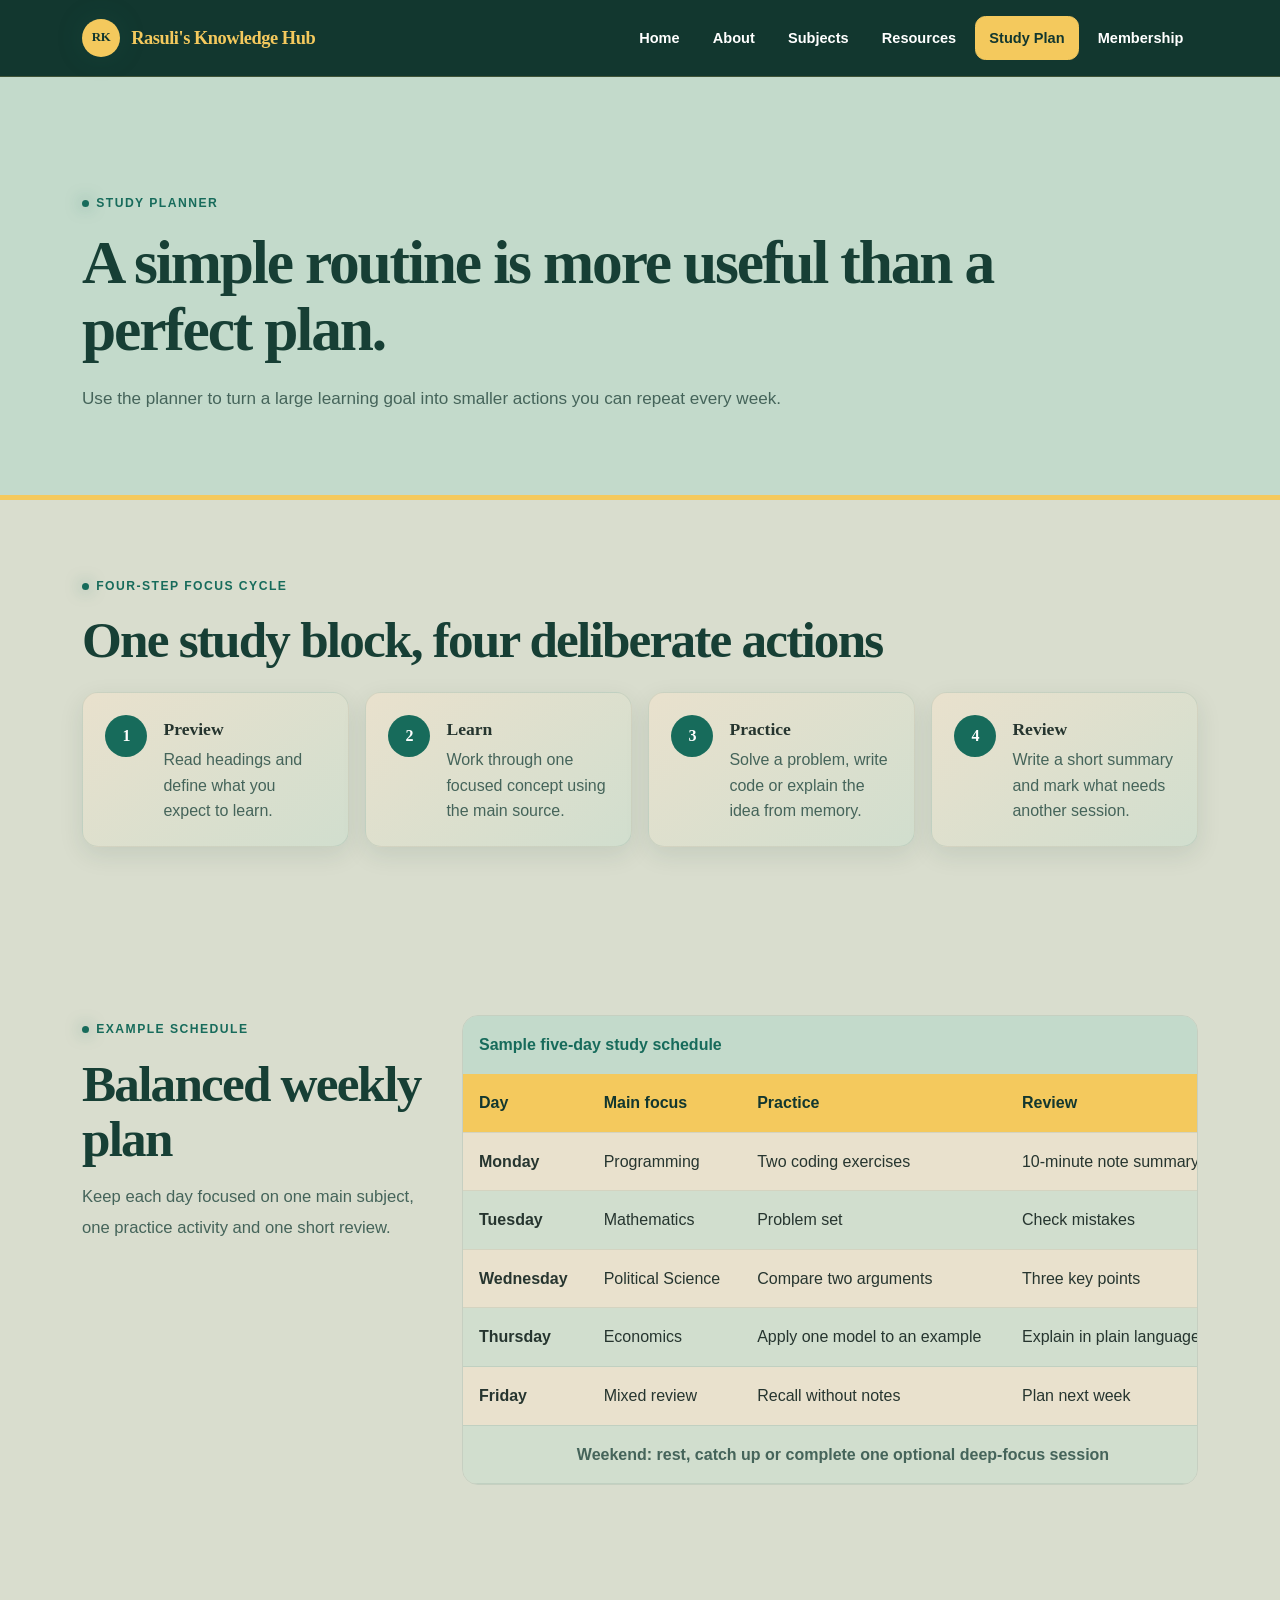
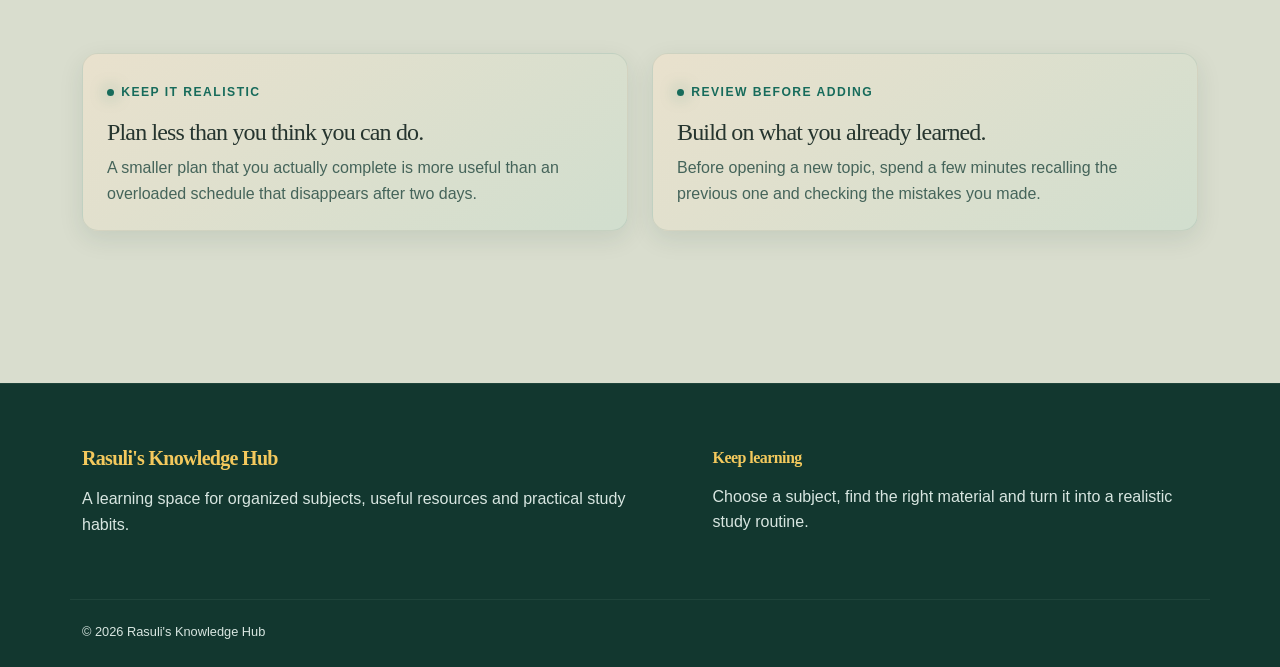
<file: study-plan.html>
<!DOCTYPE html>
<html lang="en">

<head>

    <meta charset="UTF-8">

    <meta name="viewport"
          content="width=device-width, initial-scale=1.0">

    <meta name="description"
          content="Use a simple study system and weekly schedule in Rasuli's Knowledge Hub.">

    <title>
        Rasuli's Knowledge Hub | Study Plan
    </title>

    <link rel="preconnect"
          href="https://fonts.googleapis.com">

    <link rel="preconnect"
          href="https://fonts.gstatic.com"
          crossorigin>

    <link href="https://fonts.googleapis.com/css2?family=Inter:wght@400;500;600;700;800&family=Space+Grotesk:wght@500;600;700&display=swap"
          rel="stylesheet">

    <link href="https://cdn.jsdelivr.net/npm/bootstrap@5.3.3/dist/css/bootstrap.min.css"
          rel="stylesheet">

    <link rel="stylesheet"
          href="css/style.css">

    <link rel="icon" type="image/x-icon" href="favicon.ico">
 
</head>


<body>


<a class="skip-link"
   href="#main-content">
    Skip to main content
</a>


<header class="site-header">

    <nav class="navbar navbar-expand-lg site-nav"
         aria-label="Main navigation">

        <div class="container">

            <a class="navbar-brand"
               href="index.html">

                <span class="brand-mark">
                    RK
                </span>

                Rasuli's Knowledge Hub

            </a>


            <button
                class="navbar-toggler"
                type="button"
                data-bs-toggle="collapse"
                data-bs-target="#mainNav"
                aria-controls="mainNav"
                aria-expanded="false"
                aria-label="Toggle navigation">

                <span class="navbar-toggler-icon"></span>

            </button>


            <div class="collapse navbar-collapse"
                 id="mainNav">

                <ul class="navbar-nav ms-auto align-items-lg-center">

                    <li class="nav-item">
                        <a class="nav-link"
                           href="index.html">
                            Home
                        </a>
                    </li>

                    <li class="nav-item">
                        <a class="nav-link"
                           href="about.html">
                            About
                        </a>
                    </li>

                    <li class="nav-item">
                        <a class="nav-link"
                           href="subjects.html">
                            Subjects
                        </a>
                    </li>

                    <li class="nav-item">
                        <a class="nav-link"
                           href="resources.html">
                            Resources
                        </a>
                    </li>

                    <li class="nav-item">
                        <a class="nav-link active"
                           aria-current="page"
                           href="study-plan.html">
                            Study Plan
                        </a>
                    </li>

                    <li class="nav-item">
                        <a class="nav-link"
                           href="contact.html">
                            Membership
                        </a>
                    </li>

                </ul>

            </div>

        </div>

    </nav>

</header>


<main id="main-content"
      class="page-shell">


    <section class="page-hero">

        <div class="container">

            <p class="eyebrow">
                Study planner
            </p>

            <h1>
                A simple routine is more useful than a perfect plan.
            </h1>

            <p>
                Use the planner to turn a large learning goal
                into smaller actions you can repeat every week.
            </p>

        </div>

    </section>


    <section class="section-pad-sm">

        <div class="container">

            <p class="eyebrow">
                Four-step focus cycle
            </p>

            <h2>
                One study block, four deliberate actions
            </h2>


            <div class="focus-board mt-4">


                <article class="surface-card focus-step">

                    <span class="focus-index">
                        1
                    </span>

                    <div>

                        <strong>
                            Preview
                        </strong>

                        <p class="muted-text mb-0">
                            Read headings and define what you
                            expect to learn.
                        </p>

                    </div>

                </article>


                <article class="surface-card focus-step">

                    <span class="focus-index">
                        2
                    </span>

                    <div>

                        <strong>
                            Learn
                        </strong>

                        <p class="muted-text mb-0">
                            Work through one focused concept
                            using the main source.
                        </p>

                    </div>

                </article>


                <article class="surface-card focus-step">

                    <span class="focus-index">
                        3
                    </span>

                    <div>

                        <strong>
                            Practice
                        </strong>

                        <p class="muted-text mb-0">
                            Solve a problem, write code or explain
                            the idea from memory.
                        </p>

                    </div>

                </article>


                <article class="surface-card focus-step">

                    <span class="focus-index">
                        4
                    </span>

                    <div>

                        <strong>
                            Review
                        </strong>

                        <p class="muted-text mb-0">
                            Write a short summary and mark what
                            needs another session.
                        </p>

                    </div>

                </article>


            </div>

        </div>

    </section>


    <section class="section-pad">

        <div class="container">

            <div class="row g-4 align-items-start">


                <div class="col-12 col-lg-4">

                    <p class="eyebrow">
                        Example schedule
                    </p>

                    <h2>
                        Balanced weekly plan
                    </h2>

                    <p class="section-lead">
                        Keep each day focused on one main subject,
                        one practice activity and one short review.
                    </p>

                </div>


                <div class="col-12 col-lg-8">

                    <div class="table-frame">

                        <table class="knowledge-table">


                            <caption>
                                Sample five-day study schedule
                            </caption>


                            <thead>

                                <tr>

                                    <th scope="col">
                                        Day
                                    </th>

                                    <th scope="col">
                                        Main focus
                                    </th>

                                    <th scope="col">
                                        Practice
                                    </th>

                                    <th scope="col">
                                        Review
                                    </th>

                                </tr>

                            </thead>


                            <tbody>

                                <tr>

                                    <th scope="row">
                                        Monday
                                    </th>

                                    <td>
                                        Programming
                                    </td>

                                    <td>
                                        Two coding exercises
                                    </td>

                                    <td>
                                        10-minute note summary
                                    </td>

                                </tr>


                                <tr>

                                    <th scope="row">
                                        Tuesday
                                    </th>

                                    <td>
                                        Mathematics
                                    </td>

                                    <td>
                                        Problem set
                                    </td>

                                    <td>
                                        Check mistakes
                                    </td>

                                </tr>


                                <tr>

                                    <th scope="row">
                                        Wednesday
                                    </th>

                                    <td>
                                        Political Science
                                    </td>

                                    <td>
                                        Compare two arguments
                                    </td>

                                    <td>
                                        Three key points
                                    </td>

                                </tr>


                                <tr>

                                    <th scope="row">
                                        Thursday
                                    </th>

                                    <td>
                                        Economics
                                    </td>

                                    <td>
                                        Apply one model to an example
                                    </td>

                                    <td>
                                        Explain in plain language
                                    </td>

                                </tr>


                                <tr>

                                    <th scope="row">
                                        Friday
                                    </th>

                                    <td>
                                        Mixed review
                                    </td>

                                    <td>
                                        Recall without notes
                                    </td>

                                    <td>
                                        Plan next week
                                    </td>

                                </tr>

                            </tbody>


                            <tfoot>

                                <tr>

                                    <td colspan="4">
                                        Weekend: rest, catch up or
                                        complete one optional deep-focus session
                                    </td>

                                </tr>

                            </tfoot>


                        </table>

                    </div>

                </div>


            </div>

        </div>

    </section>


    <section class="section-pad-sm">

        <div class="container">

            <div class="row g-4">


                <div class="col-12 col-md-6">

                    <article class="surface-card p-4 h-100">

                        <p class="eyebrow">
                            Keep it realistic
                        </p>

                        <h2 class="h4">
                            Plan less than you think you can do.
                        </h2>

                        <p class="muted-text mb-0">
                            A smaller plan that you actually complete
                            is more useful than an overloaded schedule
                            that disappears after two days.
                        </p>

                    </article>

                </div>


                <div class="col-12 col-md-6">

                    <article class="surface-card p-4 h-100">

                        <p class="eyebrow">
                            Review before adding
                        </p>

                        <h2 class="h4">
                            Build on what you already learned.
                        </h2>

                        <p class="muted-text mb-0">
                            Before opening a new topic, spend a few
                            minutes recalling the previous one and
                            checking the mistakes you made.
                        </p>

                    </article>

                </div>


            </div>

        </div>

    </section>


</main>


<footer class="site-footer">

    <div class="container footer-grid">

        <div>

            <h2>
                Rasuli's Knowledge Hub
            </h2>

            <p class="muted-text mb-0">
                A learning space for organized subjects,
                useful resources and practical study habits.
            </p>

        </div>


        


        <div>

            <h3>
                Keep learning
            </h3>

            <p class="muted-text">
                Choose a subject, find the right material and
                turn it into a realistic study routine.
            </p>

        </div>

    </div>


    <div class="container footer-bottom">
        © 2026 Rasuli's Knowledge Hub
    </div>

</footer>


<script src="https://cdn.jsdelivr.net/npm/bootstrap@5.3.3/dist/js/bootstrap.bundle.min.js"></script>

</body>
</html>
</file>
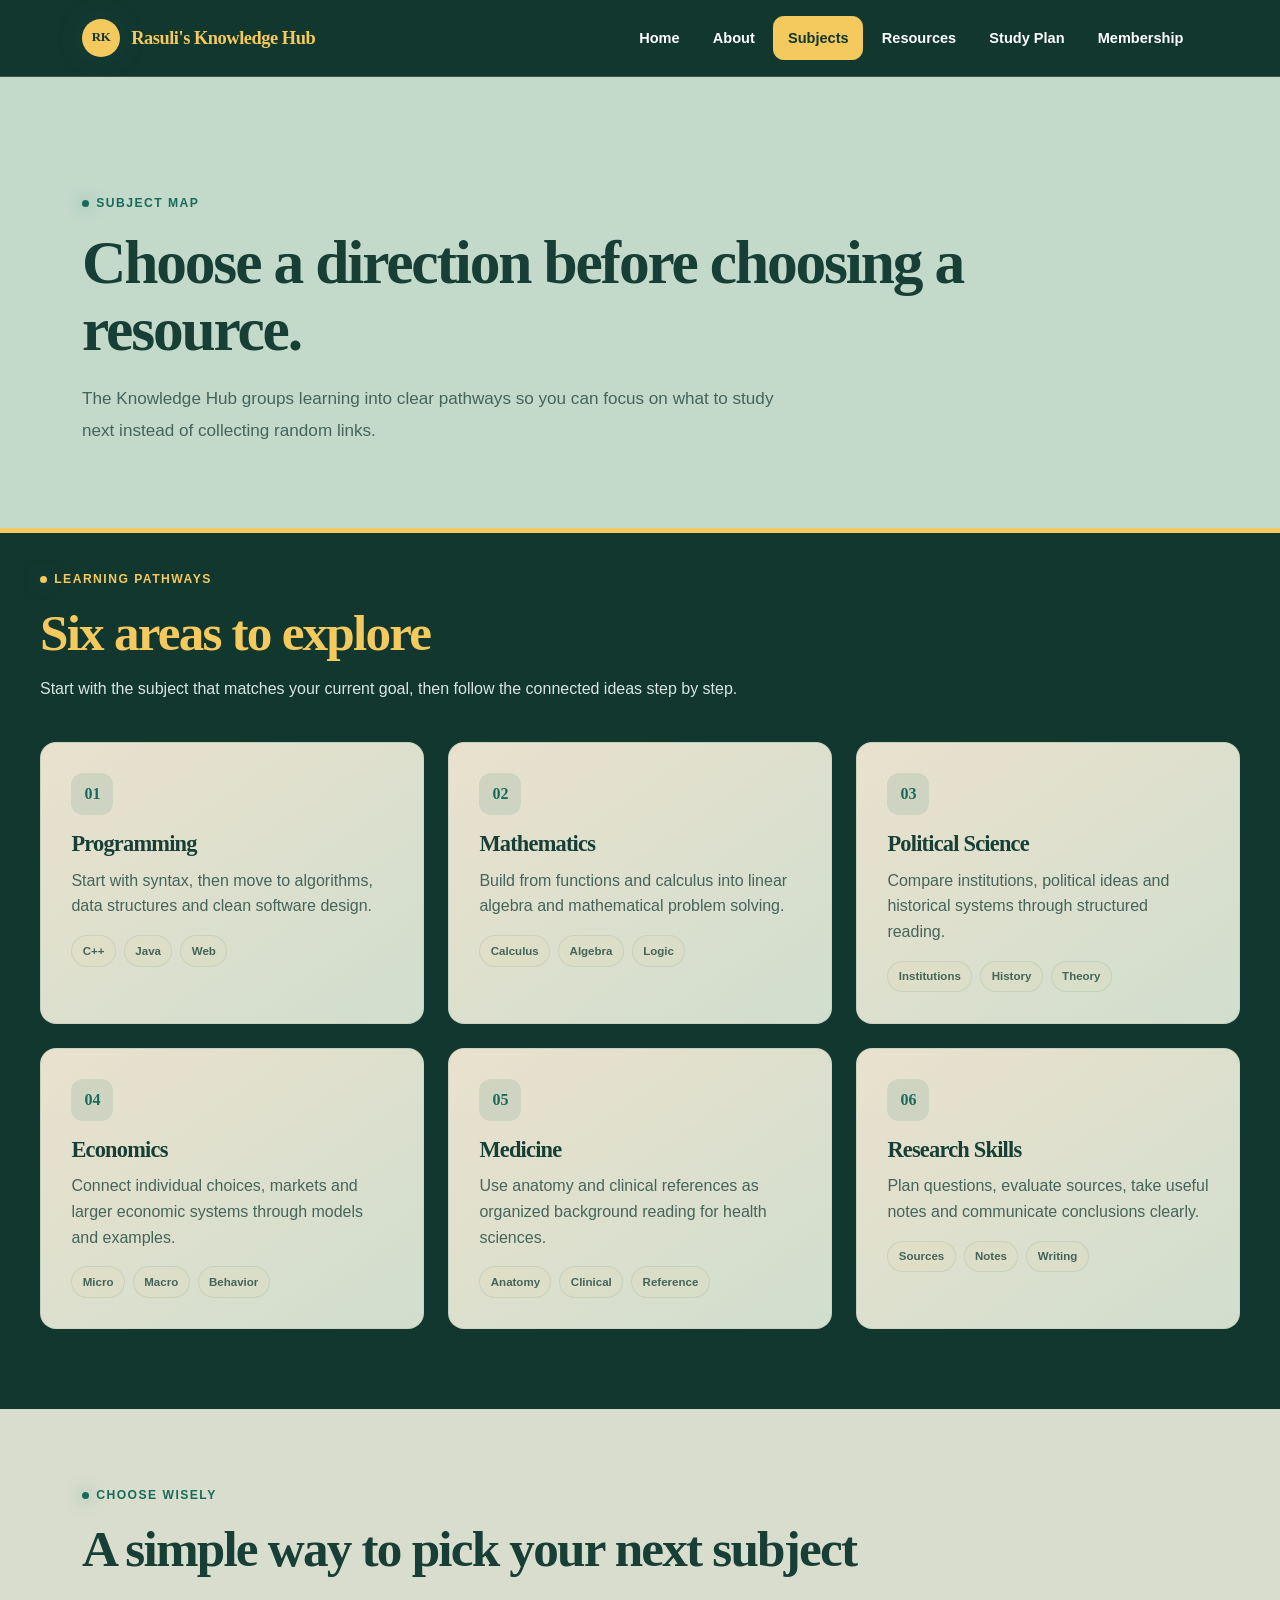
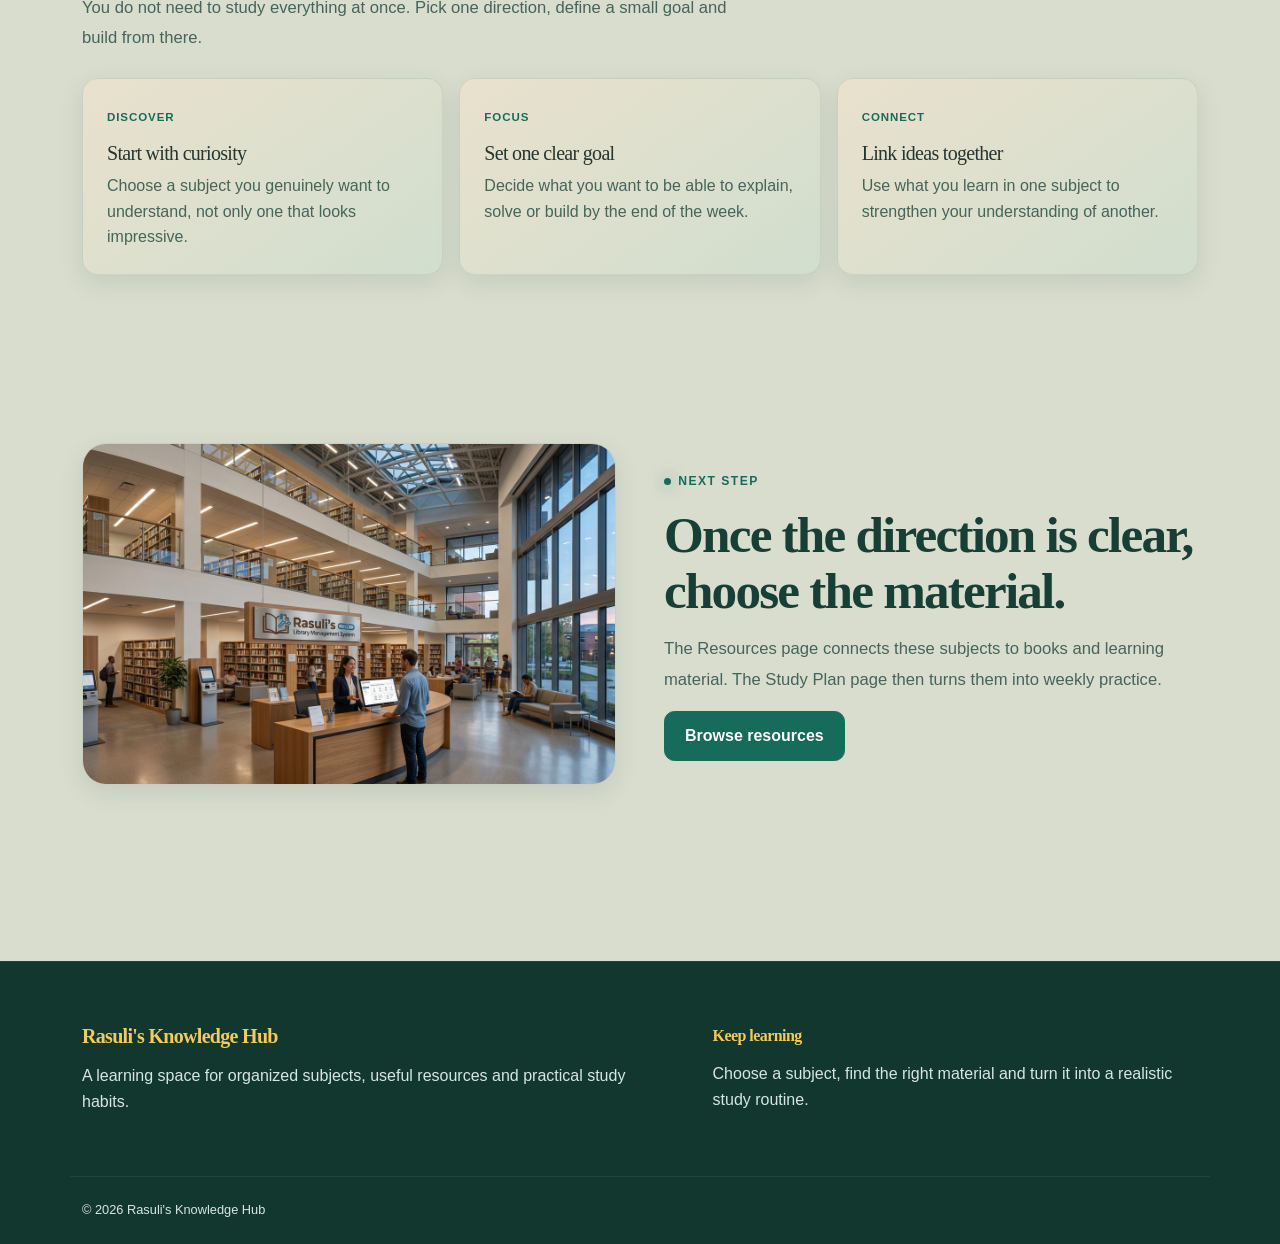
<file: subjects.html>
<!DOCTYPE html>
<html lang="en">

<head>

    <meta charset="UTF-8">

    <meta name="viewport"
          content="width=device-width, initial-scale=1.0">

    <meta name="description"
          content="Explore learning pathways for programming, mathematics, politics, economics, medicine and research skills.">

    <title>
        Rasuli's Knowledge Hub | Subjects
    </title>

    <link rel="preconnect"
          href="https://fonts.googleapis.com">

    <link rel="preconnect"
          href="https://fonts.gstatic.com"
          crossorigin>

    <link href="https://fonts.googleapis.com/css2?family=Inter:wght@400;500;600;700;800&family=Space+Grotesk:wght@500;600;700&display=swap"
          rel="stylesheet">

    <link href="https://cdn.jsdelivr.net/npm/bootstrap@5.3.3/dist/css/bootstrap.min.css"
          rel="stylesheet">

    <link rel="stylesheet"
          href="css/style.css">

    <link rel="icon" type="image/x-icon" href="favicon.ico">
    
</head>


<body>

<a class="skip-link"
   href="#main-content">
    Skip to main content
</a>


<header class="site-header">

    <nav class="navbar navbar-expand-lg site-nav"
         aria-label="Main navigation">

        <div class="container">

            <a class="navbar-brand"
               href="index.html">

                <span class="brand-mark">
                    RK
                </span>

                Rasuli's Knowledge Hub

            </a>


            <button
                class="navbar-toggler"
                type="button"
                data-bs-toggle="collapse"
                data-bs-target="#mainNav"
                aria-controls="mainNav"
                aria-expanded="false"
                aria-label="Toggle navigation">

                <span class="navbar-toggler-icon"></span>

            </button>


            <div class="collapse navbar-collapse"
                 id="mainNav">

                <ul class="navbar-nav ms-auto align-items-lg-center">

                    <li class="nav-item">
                        <a class="nav-link"
                           href="index.html">
                            Home
                        </a>
                    </li>

                    <li class="nav-item">
                        <a class="nav-link"
                           href="about.html">
                            About
                        </a>
                    </li>

                    <li class="nav-item">
                        <a class="nav-link active"
                           aria-current="page"
                           href="subjects.html">
                            Subjects
                        </a>
                    </li>

                    <li class="nav-item">
                        <a class="nav-link"
                           href="resources.html">
                            Resources
                        </a>
                    </li>

                    <li class="nav-item">
                        <a class="nav-link"
                           href="study-plan.html">
                            Study Plan
                        </a>
                    </li>

                    <li class="nav-item">
                        <a class="nav-link"
                           href="contact.html">
                            Membership
                        </a>
                    </li>

                </ul>

            </div>

        </div>

    </nav>

</header>


<main id="main-content"
      class="page-shell">


    <section class="page-hero">

        <div class="container">

            <p class="eyebrow">
                Subject map
            </p>

            <h1>
                Choose a direction before choosing a resource.
            </h1>

            <p>
                The Knowledge Hub groups learning into clear pathways
                so you can focus on what to study next instead of
                collecting random links.
            </p>

        </div>

    </section>


    <section class="manual-pathways"
             aria-labelledby="pathway-title">

        <div class="manual-shell">


            <div class="manual-heading">

                <span class="eyebrow">
                    Learning pathways
                </span>

                <h2 id="pathway-title">
                    Six areas to explore
                </h2>

                <p>
                    Start with the subject that matches your current
                    goal, then follow the connected ideas step by step.
                </p>

            </div>


            <div class="pathway-grid">


                <article class="pathway-card">

                    <div class="pathway-icon">
                        01
                    </div>

                    <h3>
                        Programming
                    </h3>

                    <p>
                        Start with syntax, then move to algorithms,
                        data structures and clean software design.
                    </p>

                    <div class="pathway-meta">

                        <span>C++</span>
                        <span>Java</span>
                        <span>Web</span>

                    </div>

                </article>


                <article class="pathway-card">

                    <div class="pathway-icon">
                        02
                    </div>

                    <h3>
                        Mathematics
                    </h3>

                    <p>
                        Build from functions and calculus into linear
                        algebra and mathematical problem solving.
                    </p>

                    <div class="pathway-meta">

                        <span>Calculus</span>
                        <span>Algebra</span>
                        <span>Logic</span>

                    </div>

                </article>


                <article class="pathway-card">

                    <div class="pathway-icon">
                        03
                    </div>

                    <h3>
                        Political Science
                    </h3>

                    <p>
                        Compare institutions, political ideas and
                        historical systems through structured reading.
                    </p>

                    <div class="pathway-meta">

                        <span>Institutions</span>
                        <span>History</span>
                        <span>Theory</span>

                    </div>

                </article>


                <article class="pathway-card">

                    <div class="pathway-icon">
                        04
                    </div>

                    <h3>
                        Economics
                    </h3>

                    <p>
                        Connect individual choices, markets and larger
                        economic systems through models and examples.
                    </p>

                    <div class="pathway-meta">

                        <span>Micro</span>
                        <span>Macro</span>
                        <span>Behavior</span>

                    </div>

                </article>


                <article class="pathway-card">

                    <div class="pathway-icon">
                        05
                    </div>

                    <h3>
                        Medicine
                    </h3>

                    <p>
                        Use anatomy and clinical references as organized
                        background reading for health sciences.
                    </p>

                    <div class="pathway-meta">

                        <span>Anatomy</span>
                        <span>Clinical</span>
                        <span>Reference</span>

                    </div>

                </article>


                <article class="pathway-card">

                    <div class="pathway-icon">
                        06
                    </div>

                    <h3>
                        Research Skills
                    </h3>

                    <p>
                        Plan questions, evaluate sources, take useful
                        notes and communicate conclusions clearly.
                    </p>

                    <div class="pathway-meta">

                        <span>Sources</span>
                        <span>Notes</span>
                        <span>Writing</span>

                    </div>

                </article>


            </div>

        </div>

    </section>


    <section class="section-pad-sm">

        <div class="container">

            <p class="eyebrow">
                Choose wisely
            </p>

            <h2>
                A simple way to pick your next subject
            </h2>

            <p class="section-lead">
                You do not need to study everything at once.
                Pick one direction, define a small goal and
                build from there.
            </p>


            <div class="layout-explainer mt-4">


                <article class="surface-card">

                    <span class="tool-tag">
                        Discover
                    </span>

                    <h3 class="h5">
                        Start with curiosity
                    </h3>

                    <p class="muted-text mb-0">
                        Choose a subject you genuinely want to
                        understand, not only one that looks impressive.
                    </p>

                </article>


                <article class="surface-card">

                    <span class="tool-tag">
                        Focus
                    </span>

                    <h3 class="h5">
                        Set one clear goal
                    </h3>

                    <p class="muted-text mb-0">
                        Decide what you want to be able to explain,
                        solve or build by the end of the week.
                    </p>

                </article>


                <article class="surface-card">

                    <span class="tool-tag">
                        Connect
                    </span>

                    <h3 class="h5">
                        Link ideas together
                    </h3>

                    <p class="muted-text mb-0">
                        Use what you learn in one subject to strengthen
                        your understanding of another.
                    </p>

                </article>


            </div>

        </div>

    </section>


    <section class="section-pad">

        <div class="container">

            <div class="row g-5 align-items-center">


                <div class="col-12 col-lg-6">

                    <div class="image-panel">

                        <img
                            src="images/library.jpg"
                            alt="Modern library interior">

                    </div>

                </div>


                <div class="col-12 col-lg-6">

                    <p class="eyebrow">
                        Next step
                    </p>

                    <h2>
                        Once the direction is clear,
                        choose the material.
                    </h2>

                    <p class="section-lead">
                        The Resources page connects these subjects
                        to books and learning material. The Study Plan
                        page then turns them into weekly practice.
                    </p>

                    <a class="btn btn-mint"
                       href="resources.html">
                        Browse resources
                    </a>

                </div>


            </div>

        </div>

    </section>


</main>


<footer class="site-footer">

    <div class="container footer-grid">

        <div>

            <h2>
                Rasuli's Knowledge Hub
            </h2>

            <p class="muted-text mb-0">
                A learning space for organized subjects,
                useful resources and practical study habits.
            </p>

        </div>


        


        <div>

            <h3>
                Keep learning
            </h3>

            <p class="muted-text">
                Choose a subject, find the right material and turn
                it into a realistic study routine.
            </p>

        </div>

    </div>


    <div class="container footer-bottom">
        © 2026 Rasuli's Knowledge Hub
    </div>

</footer>


<script src="https://cdn.jsdelivr.net/npm/bootstrap@5.3.3/dist/js/bootstrap.bundle.min.js"></script>

</body>
</html>
</file>
<file: css/style.css>
/* WEBSITE VARIABLES */

:root {
  --bg-main: #d9ddce;

  --bg-secondary: #d1dece;

  --surface: #e9e1cd;

  --surface-light: #d1dece;

  --surface-hover: #c3dacb;

  --text-main: #26352f;

  --text-soft: #45645a;

  --text-muted: #526b60;

  --mint: #176b5b;

  --mint-bright: #0f5044;

  --mint-dark: #0f5044;

  --mint-soft: rgba(23, 107, 91, 0.11);

  --border: rgba(103, 135, 122, 0.16);

  --border-strong: rgba(103, 135, 122, 0.28);

  --shadow: 0 20px 55px rgba(0, 0, 0, 0.2);

  --radius-small: 10px;

  --radius-medium: 16px;

  --radius-large: 24px;

  --container-width: 1200px;
}

/* RESET */

* {
  box-sizing: border-box;
}

html {
  scroll-behavior: smooth;
}

body {
  margin: 0;

  min-height: 100vh;

  background:
    radial-gradient(
      circle at 90% 5%,
      rgba(23, 107, 91, 0.055),
      transparent 30rem
    ),
    var(--bg-main);

  color: var(--text-main);

  font-family: "Trebuchet MS", Arial, sans-serif;

  font-size: 16px;

  line-height: 1.7;

  overflow-x: hidden;
}

img {
  display: block;

  max-width: 100%;
}

a {
  color: inherit;
}

button,
input,
textarea,
select {
  font: inherit;
}

/* TYPOGRAPHY */

h1,
h2,
h3,
h4,
h5,
h6,
.navbar-brand {
  font-family: Georgia, "Times New Roman", serif;

  color: var(--text-main);
}

h1,
h2,
h3 {
  letter-spacing: -0.035em;
}

h1 {
  margin-bottom: 1.3rem;

  font-size: clamp(2.7rem, 6vw, 5.3rem);

  font-weight: 700;

  line-height: 1;
}

h2 {
  margin-bottom: 1rem;

  font-size: clamp(2rem, 4vw, 3.25rem);

  font-weight: 700;

  line-height: 1.08;
}

h3 {
  font-weight: 650;
}

p {
  margin-top: 0;
}

::selection {
  background: var(--mint);

  color: #ffffff;
}

/* SMALL HEADING LABEL */

.eyebrow {
  display: inline-flex;

  align-items: center;

  gap: 0.45rem;

  margin-bottom: 1rem;

  color: var(--mint);

  font-size: 0.76rem;

  font-weight: 800;

  letter-spacing: 0.12em;

  text-transform: uppercase;
}

.eyebrow::before {
  content: "";

  width: 7px;

  height: 7px;

  background: var(--mint);

  border-radius: 50%;

  box-shadow: 0 0 16px rgba(23, 107, 91, 0.65);
}

.section-lead {
  max-width: 680px;

  color: var(--text-soft);

  font-size: 1.04rem;

  line-height: 1.85;
}

.muted-text {
  color: var(--text-soft);
}

/* GENERAL LAYOUT */

.container {
  width: min(100% - 2rem, var(--container-width));
}

.page-shell {
  min-height: 70vh;
}

.section-pad {
  padding: 6rem 0;
}

.section-pad-sm {
  padding: 4.5rem 0;
}

/* PAGE HERO */

.page-hero {
  padding: 7rem 0 4rem;
}

.page-hero h1 {
  max-width: 920px;

  font-size: clamp(3rem, 6vw, 5.2rem);
}

.page-hero > .container > p:last-child {
  max-width: 720px;

  color: var(--text-soft);

  font-size: 1.07rem;

  line-height: 1.9;
}

/* ACCESSIBILITY */

.skip-link {
  position: absolute;

  top: -100px;

  left: 1rem;

  z-index: 9999;

  padding: 0.75rem 1rem;

  background: var(--mint);

  color: #ffffff;

  border-radius: 8px;

  font-weight: 800;

  text-decoration: none;
}

.skip-link:focus {
  top: 1rem;
}

/* NAVIGATION */

.site-header {
  position: sticky;

  top: 0;

  z-index: 1000;

  background: rgba(5, 18, 31, 0.94);

  border-bottom: 1px solid var(--border);

  backdrop-filter: blur(18px);
}

.site-nav {
  min-height: 76px;
}

/* BRAND */

.navbar-brand {
  display: flex;

  align-items: center;

  gap: 0.7rem;

  color: var(--text-main) !important;

  font-size: 1.15rem;

  font-weight: 700;

  letter-spacing: -0.025em;
}

.brand-mark {
  display: inline-grid;

  place-items: center;

  width: 38px;

  height: 38px;

  flex-shrink: 0;

  background: linear-gradient(135deg, #f4c95d, #f4c95d);

  color: #ffffff;

  border-radius: 50%;

  font-family: Georgia, "Times New Roman", serif;

  font-size: 0.8rem;

  font-weight: 800;

  box-shadow: 0 0 28px rgba(23, 107, 91, 0.2);
}

/* NAV LINKS */

.site-nav .nav-link {
  position: relative;

  margin: 0 0.18rem;

  padding: 0.65rem 0.85rem !important;

  color: #ffffff !important;

  border-radius: 10px;

  font-size: 0.91rem;

  font-weight: 700;

  transition:
    color 0.2s ease,
    background-color 0.2s ease,
    transform 0.2s ease;
}

.site-nav .nav-link:hover {
  color: var(--text-main) !important;

  background: rgba(244, 201, 93, 0.05);

  transform: translateY(-2px);
}

.site-nav .nav-link.active {
  color: var(--text-main) !important;

  background: var(--mint-soft);

  border: 1px solid rgba(23, 107, 91, 0.35);
}

/* MOBILE NAV BUTTON */

.navbar-toggler {
  border: 1px solid var(--border-strong);
}

.navbar-toggler:focus {
  box-shadow: 0 0 0 0.2rem rgba(23, 107, 91, 0.15);
}

.navbar-toggler-icon {
  filter: invert(1);
}

/* BUTTONS */

.btn {
  padding: 0.82rem 1.3rem;

  border-radius: 11px;

  font-weight: 800;

  transition:
    transform 0.2s ease,
    box-shadow 0.2s ease,
    background-color 0.2s ease,
    border-color 0.2s ease;
}

.btn:hover {
  transform: translateY(-3px);
}

/* MINT BUTTON */

.btn-mint {
  background: linear-gradient(135deg, #176b5b, #176b5b);

  color: #ffffff;

  border: 1px solid var(--mint);
}

.btn-mint:hover {
  color: #ffffff;

  background: linear-gradient(135deg, #0f5044, #0f5044);

  box-shadow: 0 12px 28px rgba(23, 107, 91, 0.18);
}

/* OUTLINE BUTTON */

.btn-outline-mint {
  background: transparent;

  color: var(--mint);

  border: 1px solid rgba(23, 107, 91, 0.55);
}

.btn-outline-mint:hover {
  background: var(--mint-soft);

  color: var(--mint-bright);

  border-color: var(--mint);

  box-shadow: 0 12px 28px rgba(23, 107, 91, 0.08);
}

/* GENERAL CARDS */

.surface-card,
.resource-card {
  background: linear-gradient(145deg, #e9e1cd, #d1dece);

  border: 1px solid var(--border);

  border-radius: var(--radius-medium);

  box-shadow: var(--shadow);

  transition:
    transform 0.25s ease,
    border-color 0.25s ease;
}

.surface-card:hover,
.resource-card:hover {
  transform: translateY(-5px);

  border-color: rgba(23, 107, 91, 0.32);
}

.feature-number {
  display: grid;

  place-items: center;

  width: 46px;

  height: 46px;

  margin-bottom: 1.2rem;

  background: var(--mint-soft);

  color: var(--mint);

  border: 1px solid rgba(23, 107, 91, 0.3);

  border-radius: 14px;

  font-family: Georgia, "Times New Roman", serif;

  font-weight: 800;
}

/* HOME PAGE HERO */

.hero-section {
  padding: 7rem 0 5rem;
}

.hero-section h1 {
  max-width: 680px;
}

.hero-copy {
  max-width: 620px;

  color: var(--text-soft);

  font-size: 1.08rem;

  line-height: 1.9;
}

.hero-actions {
  display: flex;

  flex-wrap: wrap;

  gap: 0.9rem;

  margin-top: 2rem;
}

/* STATISTICS */

.stat-strip {
  display: flex;

  flex-wrap: wrap;

  gap: 0.8rem;

  margin-top: 2.4rem;
}

.stat-pill {
  min-width: 130px;

  padding: 0.9rem 1rem;

  background: rgba(244, 201, 93, 0.035);

  border: 1px solid var(--border);

  border-radius: 12px;
}

.stat-pill strong {
  display: block;

  color: var(--mint);

  font-family: Georgia, "Times New Roman", serif;

  font-size: 1.35rem;
}

.stat-pill span {
  color: var(--text-soft);

  font-size: 0.78rem;
}

/* KNOWLEDGE ORBIT */

.knowledge-orbit {
  padding: 2rem;

  background: radial-gradient(circle, rgba(23, 107, 91, 0.1), transparent 65%);

  border-radius: 30px;
}

.orbit-grid {
  display: grid;

  grid-template-columns: repeat(3, minmax(90px, 1fr));

  gap: 1rem;

  align-items: stretch;
}

.orbit-node,
.orbit-core {
  min-height: 110px;

  display: flex;

  align-items: center;

  justify-content: center;

  padding: 1rem;

  text-align: center;

  border-radius: 18px;
}

.orbit-node {
  background: var(--surface);

  border: 1px solid var(--border);

  color: var(--text-main);

  font-size: 0.85rem;

  font-weight: 700;

  transition:
    transform 0.25s ease,
    border-color 0.25s ease;
}

.orbit-node:hover {
  transform: translateY(-5px) scale(1.02);

  border-color: var(--mint);
}

.orbit-label {
  display: block;

  margin-bottom: 0.3rem;

  color: var(--mint);

  font-size: 0.67rem;

  font-weight: 800;

  letter-spacing: 0.08em;

  text-transform: uppercase;
}

.orbit-core {
  background: linear-gradient(145deg, #f4c95d, #f4c95d);

  color: #12372f;

  font-family: Georgia, "Times New Roman", serif;

  font-size: 1.1rem;

  font-weight: 800;

  box-shadow: 0 0 45px rgba(23, 107, 91, 0.22);
}

/* IMAGE PANELS */

.image-panel {
  overflow: hidden;

  border: 1px solid var(--border);

  border-radius: var(--radius-large);

  box-shadow: var(--shadow);
}

.image-panel img {
  width: 100%;

  min-height: 340px;

  object-fit: cover;

  transition: transform 0.45s ease;
}

.image-panel:hover img {
  transform: scale(1.04);
}

/* INFORMATION LISTS */

.mini-list {
  display: grid;

  gap: 0.9rem;

  padding: 0;

  margin: 1.6rem 0 0;

  list-style: none;
}

.mini-list li {
  position: relative;

  padding: 1rem 1rem 1rem 2.9rem;

  background: rgba(244, 201, 93, 0.025);

  border: 1px solid var(--border);

  border-radius: 12px;

  color: var(--text-soft);
}

.mini-list li::before {
  content: "✓";

  position: absolute;

  top: 1rem;

  left: 1rem;

  display: grid;

  place-items: center;

  width: 24px;

  height: 24px;

  background: var(--mint-soft);

  color: var(--mint);

  border-radius: 50%;

  font-size: 0.75rem;

  font-weight: 900;
}

.mini-list strong {
  color: var(--text-main);
}

/* ABOUT PAGE */

.founder-figure {
  margin: 0;

  overflow: hidden;

  background: var(--surface);

  border: 1px solid var(--border);

  border-radius: var(--radius-large);
}

.founder-figure img {
  width: 100%;

  max-height: 520px;

  object-fit: cover;
}

.founder-figure figcaption {
  padding: 1rem 1.2rem;

  color: var(--text-soft);

  font-size: 0.88rem;
}

/* TIMELINE */

.timeline-list {
  display: grid;

  gap: 1rem;

  margin: 1.5rem 0 0;

  padding: 0;

  list-style: none;
}

.timeline-list li {
  display: grid;

  grid-template-columns:
    80px
    1fr;

  gap: 1rem;

  padding: 1.1rem;

  background: rgba(244, 201, 93, 0.03);

  border: 1px solid var(--border);

  border-radius: 12px;

  color: var(--text-soft);
}

.timeline-year {
  color: var(--mint);

  font-family: Georgia, "Times New Roman", serif;

  font-weight: 800;
}

/* QUOTE */

.quote-panel {
  margin: 0;

  padding: 2rem;

  background: linear-gradient(
    145deg,
    rgba(23, 107, 91, 0.1),
    rgba(244, 201, 93, 0.02)
  );

  border-left: 4px solid var(--mint);

  border-radius: 0 16px 16px 0;

  color: var(--text-main);

  font-family: Georgia, "Times New Roman", serif;

  font-size: clamp(1.5rem, 3vw, 2.25rem);

  font-weight: 600;

  line-height: 1.35;
}

.quote-source {
  margin-top: 1rem;

  color: var(--text-soft);
}

.media-frame {
  width: 100%;

  min-height: 400px;

  border: 1px solid var(--border);

  border-radius: 18px;
}

/* SUBJECTS PAGE CUSTOM MOBILE-FIRST GRID */

.manual-pathways {
  padding: 2rem 0 5rem;
}

.manual-shell {
  width: min(100% - 2rem, var(--container-width));

  margin-inline: auto;
}

.manual-heading {
  max-width: 700px;

  margin-bottom: 2rem;
}

.manual-heading p {
  color: var(--text-soft);
}

/* PATHWAY GRID */

.pathway-grid {
  display: grid;

  grid-template-columns: 1fr;

  gap: 1rem;
}

.pathway-card {
  padding: 1.4rem;

  background: linear-gradient(145deg, var(--surface), #d1dece);

  border: 1px solid var(--border);

  border-radius: var(--radius-medium);

  transition:
    transform 0.25s ease,
    border-color 0.25s ease;
}

.pathway-card:hover {
  transform: translateY(-6px);

  border-color: rgba(23, 107, 91, 0.45);
}

.pathway-icon {
  display: grid;

  place-items: center;

  width: 42px;

  height: 42px;

  margin-bottom: 1rem;

  background: var(--mint-soft);

  color: var(--mint);

  border-radius: 12px;

  font-family: Georgia, "Times New Roman", serif;

  font-weight: 800;
}

.pathway-card h3 {
  margin-bottom: 0.6rem;

  font-size: 1.4rem;
}

.pathway-card p {
  color: var(--text-soft);
}

.pathway-meta {
  display: flex;

  flex-wrap: wrap;

  gap: 0.5rem;
}

.pathway-meta span {
  padding: 0.35rem 0.65rem;

  background: rgba(244, 201, 93, 0.04);

  color: var(--text-soft);

  border: 1px solid var(--border);

  border-radius: 100px;

  font-size: 0.72rem;

  font-weight: 700;
}

/* SUBJECT INFORMATION CARDS */

.layout-explainer {
  display: grid;

  grid-template-columns: repeat(auto-fit, minmax(220px, 1fr));

  gap: 1rem;
}

.layout-explainer .surface-card {
  padding: 1.5rem;
}

.tool-tag {
  display: inline-block;

  margin-bottom: 0.9rem;

  color: var(--mint);

  font-size: 0.72rem;

  font-weight: 800;

  letter-spacing: 0.08em;

  text-transform: uppercase;
}

/* RESOURCE CARDS */

.resource-card {
  height: 100%;
}

/* TABLE */

.table-frame {
  overflow-x: auto;

  border: 1px solid var(--border);

  border-radius: 16px;
}

.knowledge-table {
  width: 100%;

  min-width: 760px;

  border-collapse: collapse;

  background: #e9e1cd;
}

.knowledge-table caption {
  caption-side: top;

  padding: 1rem;

  background: #c3dacb;

  color: var(--mint);

  font-weight: 800;

  text-align: left;
}

.knowledge-table th,
.knowledge-table td {
  padding: 1rem;

  border-bottom: 1px solid var(--border);

  vertical-align: middle;
}

.knowledge-table thead {
  background: linear-gradient(135deg, #f4c95d, #f4c95d);

  color: #12372f;
}

.knowledge-table thead th {
  color: #12372f;

  font-weight: 800;
}

.knowledge-table tbody tr {
  transition: background-color 0.2s ease;
}

.knowledge-table tbody tr:hover {
  background: rgba(23, 107, 91, 0.05);
}

.category-cell {
  color: var(--mint);

  font-weight: 800;
}

.knowledge-table tfoot {
  background: #d1dece;

  color: var(--text-soft);

  font-weight: 700;

  text-align: center;
}

/* ACCORDION */

.custom-accordion .accordion-item {
  overflow: hidden;

  background: var(--surface);

  border-color: var(--border);
}

.custom-accordion .accordion-button {
  background: var(--surface-light);

  color: var(--text-main);

  font-weight: 700;

  box-shadow: none;
}

.custom-accordion .accordion-button:not(.collapsed) {
  background: rgba(23, 107, 91, 0.1);

  color: var(--mint);
}

.custom-accordion .accordion-button::after {
  filter: invert(1);
}

.custom-accordion .accordion-body {
  background: var(--bg-secondary);

  color: var(--text-soft);
}

/* STUDY PLAN */

.focus-board {
  display: grid;

  grid-template-columns: repeat(auto-fit, minmax(240px, 1fr));

  gap: 1rem;
}

.focus-step {
  display: flex;

  gap: 1rem;

  padding: 1.4rem;
}

.focus-index {
  display: grid;

  place-items: center;

  min-width: 42px;

  width: 42px;

  height: 42px;

  background: var(--mint);

  color: #ffffff;

  border-radius: 50%;

  font-family: Georgia, "Times New Roman", serif;

  font-weight: 800;
}

.focus-step strong {
  display: block;

  margin-bottom: 0.25rem;

  font-family: Georgia, "Times New Roman", serif;

  font-size: 1.1rem;
}

/* MEMBERSHIP PAGE */

.membership-section {
  padding: 5rem 0 7rem;
}

/* MAIN MEMBERSHIP CARD */

.membership-layout {
  display: grid;

  grid-template-columns:
    minmax(300px, 0.8fr)
    minmax(0, 1.55fr);

  max-width: 1180px;

  margin-inline: auto;

  overflow: hidden;

  background: #e9e1cd;

  border: 1px solid var(--border);

  border-radius: 26px;

  box-shadow: 0 30px 75px rgba(0, 0, 0, 0.24);
}

/* MEMBERSHIP INTRO PANEL */

.membership-intro {
  position: relative;

  padding: 3rem;

  overflow: hidden;

  background:
    radial-gradient(circle at 8% 8%, rgba(23, 107, 91, 0.16), transparent 40%),
    linear-gradient(160deg, #c3dacb, #c3dacb);

  border-right: 1px solid var(--border);
}

/* BACKGROUND CIRCLE */

.membership-intro::after {
  content: "";

  position: absolute;

  right: -120px;

  bottom: -120px;

  width: 280px;

  height: 280px;

  background: rgba(23, 107, 91, 0.035);

  border: 1px solid rgba(23, 107, 91, 0.08);

  border-radius: 50%;
}

/* SMALL LABEL */

.membership-kicker {
  display: inline-block;

  margin-bottom: 1.2rem;

  color: var(--mint);

  font-size: 0.74rem;

  font-weight: 800;

  letter-spacing: 0.13em;

  text-transform: uppercase;
}

/* MAIN MEMBERSHIP HEADING */

.membership-intro h1 {
  max-width: 430px;

  margin-bottom: 1.3rem;

  font-size: clamp(2.8rem, 5vw, 4.5rem);

  line-height: 0.98;
}

/* DESCRIPTION */

.membership-description {
  max-width: 460px;

  color: var(--text-soft);

  line-height: 1.85;
}

/* MEMBERSHIP BENEFITS */

.membership-benefits {
  position: relative;

  z-index: 2;

  display: grid;

  gap: 0.9rem;

  margin: 2.5rem 0 0;

  padding: 0;

  list-style: none;
}

.membership-benefits li {
  display: flex;

  align-items: flex-start;

  gap: 0.9rem;

  padding: 1rem;

  background: rgba(244, 201, 93, 0.025);

  border: 1px solid rgba(255, 255, 255, 0.06);

  border-radius: 13px;

  transition:
    transform 0.2s ease,
    border-color 0.2s ease,
    background-color 0.2s ease;
}

.membership-benefits li:hover {
  transform: translateX(4px);

  background: rgba(23, 107, 91, 0.045);

  border-color: rgba(23, 107, 91, 0.15);
}

.membership-benefits strong {
  display: block;

  margin-bottom: 0.2rem;

  color: var(--text-main);

  font-family: Georgia, "Times New Roman", serif;
}

.membership-benefits small {
  display: block;

  color: var(--text-soft);

  line-height: 1.6;
}

/* NUMBER ICON */

.benefit-icon {
  display: grid;

  place-items: center;

  min-width: 36px;

  height: 36px;

  background: rgba(23, 107, 91, 0.12);

  color: var(--mint);

  border: 1px solid rgba(23, 107, 91, 0.25);

  border-radius: 10px;

  font-size: 0.7rem;

  font-weight: 800;
}

/* BOTTOM NOTE */

.membership-note {
  position: relative;

  z-index: 2;

  display: flex;

  align-items: center;

  gap: 0.7rem;

  margin-top: 2.4rem;

  color: var(--text-soft);

  font-size: 0.82rem;
}

.membership-note p {
  margin: 0;
}

.status-dot {
  width: 8px;

  height: 8px;

  background: var(--mint);

  border-radius: 50%;

  box-shadow: 0 0 14px rgba(23, 107, 91, 0.7);
}

/* MEMBERSHIP FORM PANEL */

.membership-form-card {
  padding: 3rem;
}

/* FORM INTRO */

.form-heading {
  margin-bottom: 2.3rem;
}

.form-heading > span {
  display: block;

  margin-bottom: 0.35rem;

  color: var(--mint);

  font-size: 0.72rem;

  font-weight: 800;

  letter-spacing: 0.1em;

  text-transform: uppercase;
}

.form-heading h2 {
  margin-bottom: 0.45rem;

  font-size: 2.15rem;
}

.form-heading p {
  max-width: 540px;

  margin: 0;

  color: var(--text-soft);
}

/* FORM GRID */

.knowledge-form fieldset {
  margin: 0;

  padding: 0;

  border: 0;
}

.membership-form-grid {
  display: grid;

  grid-template-columns: repeat(2, minmax(0, 1fr));

  gap: 1.25rem;
}

.form-field {
  display: flex;

  flex-direction: column;
}

.form-field.full {
  grid-column: 1 / -1;
}

/* LABELS */

.form-field label,
.option-title {
  margin-bottom: 0.55rem;

  color: #26352f;

  font-size: 0.87rem;

  font-weight: 800;
}

.optional-text {
  margin-left: 0.35rem;

  color: var(--text-muted);

  font-size: 0.7rem;

  font-weight: 500;
}

/* INPUTS */

.form-control,
.knowledge-form select.form-control {
  min-height: 48px;

  padding: 0.8rem 0.9rem;

  background: #d9ddce;

  color: var(--text-main);

  border: 1px solid #67877a;

  border-radius: 10px;

  transition:
    background-color 0.2s ease,
    border-color 0.2s ease,
    box-shadow 0.2s ease;
}

.form-control::placeholder {
  color: #526b60;

  opacity: 1;
}

.form-control:hover,
.knowledge-form select.form-control:hover {
  border-color: #45645a;
}

.form-control:focus,
.knowledge-form select.form-control:focus {
  background: #d1dece;

  color: var(--text-main);

  border-color: var(--mint);

  box-shadow: 0 0 0 4px rgba(23, 107, 91, 0.09);

  outline: none;
}

textarea.form-control {
  min-height: 145px;

  resize: vertical;
}

/* SELECT */

.knowledge-form select.form-control {
  cursor: pointer;
}

.knowledge-form select.form-control option {
  background: #d1dece;

  color: var(--text-main);
}

/* SMALL FORM MESSAGE */

.field-hint {
  margin-top: 0.45rem;

  color: var(--text-muted);

  font-size: 0.72rem;
}

/* STUDY FIELD CARDS */

.study-field-grid {
  display: grid;

  grid-template-columns: repeat(3, minmax(0, 1fr));

  gap: 0.8rem;
}

.study-choice {
  position: relative;
}

/* HIDE NATIVE RADIO */

.study-choice input {
  position: absolute;

  opacity: 0;

  pointer-events: none;
}

/* CARD */

.study-choice label {
  display: flex;

  flex-direction: column;

  min-height: 160px;

  margin: 0;

  padding: 1rem;

  background: #d9ddce;

  border: 1px solid #67877a;

  border-radius: 14px;

  cursor: pointer;

  transition:
    transform 0.2s ease,
    background-color 0.2s ease,
    border-color 0.2s ease,
    box-shadow 0.2s ease;
}

.study-choice label:hover {
  transform: translateY(-4px);

  background: #d1dece;

  border-color: rgba(23, 107, 91, 0.45);
}

/* SELECTED CARD */

.study-choice input:checked + label {
  background: linear-gradient(145deg, rgba(23, 107, 91, 0.13), #c3dacb);

  border-color: var(--mint);

  box-shadow:
    inset 0 0 0 1px rgba(23, 107, 91, 0.12),
    0 10px 25px rgba(0, 0, 0, 0.16);
}

/* KEYBOARD FOCUS */

.study-choice input:focus-visible + label {
  outline: 2px solid var(--mint);

  outline-offset: 3px;
}

/* NUMBER */

.study-number {
  color: var(--mint);

  font-size: 0.68rem;

  font-weight: 800;

  letter-spacing: 0.08em;
}

/* ICON */

.study-icon {
  display: grid;

  place-items: center;

  width: 38px;

  height: 38px;

  margin-top: 1rem;

  background: var(--mint-soft);

  color: var(--mint);

  border: 1px solid rgba(23, 107, 91, 0.2);

  border-radius: 10px;

  font-family: Georgia, "Times New Roman", serif;

  font-size: 0.9rem;

  font-weight: 800;
}

/* TITLE */

.study-choice strong {
  display: block;

  margin-top: auto;

  color: var(--text-main);

  font-family: Georgia, "Times New Roman", serif;

  font-size: 1rem;
}

/* DESCRIPTION */

.study-choice small {
  display: block;

  margin-top: 0.2rem;

  color: var(--text-soft);

  font-size: 0.72rem;

  line-height: 1.5;
}

/* NEWSLETTER */

.newsletter-choice {
  display: block;

  margin: 0 !important;

  cursor: pointer;
}

.newsletter-choice input {
  position: absolute;

  opacity: 0;
}

.newsletter-box {
  position: relative;

  display: block;

  padding: 1rem 1rem 1rem 3.4rem;

  background: rgba(244, 201, 93, 0.025);

  border: 1px solid var(--border);

  border-radius: 12px;

  transition:
    background-color 0.2s ease,
    border-color 0.2s ease;
}

/* CHECKBOX DESIGN */

.newsletter-box::before {
  content: "";

  position: absolute;

  top: 50%;

  left: 1rem;

  width: 20px;

  height: 20px;

  transform: translateY(-50%);

  background: #e9e1cd;

  border: 2px solid #67877a;

  border-radius: 5px;
}

/* CHECKED */

.newsletter-choice input:checked + .newsletter-box {
  background: rgba(23, 107, 91, 0.07);

  border-color: rgba(23, 107, 91, 0.45);
}

.newsletter-choice input:checked + .newsletter-box::before {
  content: "✓";

  display: grid;

  place-items: center;

  background: var(--mint);

  color: #ffffff;

  border-color: var(--mint);

  font-size: 0.75rem;

  font-weight: 900;
}

/* ACCESSIBLE FOCUS */

.newsletter-choice input:focus-visible + .newsletter-box {
  outline: 2px solid var(--mint);

  outline-offset: 3px;
}

.newsletter-text strong {
  display: block;

  color: var(--text-main);

  font-size: 0.87rem;
}

.newsletter-text small {
  display: block;

  margin-top: 0.1rem;

  color: var(--text-soft);

  font-size: 0.73rem;

  font-weight: 500;

  line-height: 1.5;
}

/* MEMBERSHIP SUBMIT */

.membership-submit {
  display: flex;

  align-items: center;

  gap: 1rem;

  margin-top: 2rem;
}

.membership-submit span {
  color: var(--text-muted);

  font-size: 0.76rem;
}

/* FOOTER */

.site-footer {
  margin-top: 5rem;

  padding: 4rem 0 1.5rem;

  background: #12372f;

  border-top: 1px solid var(--border);
}

.footer-grid {
  display: grid;

  grid-template-columns:
    1.2fr
    0.8fr
    1fr;

  gap: 3rem;
}

.footer-grid h2 {
  font-size: 1.25rem;
}

.footer-grid h3 {
  margin-bottom: 1rem;

  font-size: 1rem;
}

.footer-links {
  display: flex;

  flex-wrap: wrap;

  gap: 0.7rem 1rem;

  margin: 0;

  padding: 0;

  list-style: none;
}

.footer-links a {
  color: var(--text-soft);

  text-decoration: none;

  transition: color 0.2s ease;
}

.footer-links a:hover {
  color: var(--mint);
}

.footer-bottom {
  margin-top: 3rem;

  padding-top: 1.4rem;

  color: var(--text-muted);

  border-top: 1px solid var(--border);

  font-size: 0.8rem;
}

/* CUSTOM SUBJECT GRID TABLET */

@media (min-width: 768px) {
  .pathway-grid {
    grid-template-columns: repeat(2, 1fr);

    gap: 1.25rem;
  }

  .manual-heading h2 {
    font-size: 2.8rem;
  }

  .pathway-card {
    padding: 1.7rem;
  }
}

/* CUSTOM SUBJECT GRID DESKTOP */

@media (min-width: 1100px) {
  .pathway-grid {
    grid-template-columns: repeat(3, 1fr);

    gap: 1.5rem;
  }

  .manual-heading {
    margin-bottom: 2.5rem;
  }

  .manual-heading h2 {
    font-size: 3.2rem;
  }

  .pathway-card {
    padding: 1.9rem;
  }
}

/* MEMBERSHIP TABLET */

@media (max-width: 1000px) {
  .membership-layout {
    grid-template-columns: 1fr;
  }

  .membership-intro {
    border-right: 0;

    border-bottom: 1px solid var(--border);
  }

  .membership-benefits {
    grid-template-columns: repeat(3, 1fr);
  }
}

/* NAVBAR TABLET */

@media (max-width: 991.98px) {
  .site-nav {
    min-height: 68px;
  }

  .navbar-collapse {
    margin-top: 1rem;

    padding: 1rem;

    background: var(--surface);

    border: 1px solid var(--border);

    border-radius: 14px;
  }

  .site-nav .nav-link {
    margin: 0.15rem 0;

    padding: 0.75rem 0.9rem !important;
  }
}

/* SMALL LAPTOP */

@media (max-width: 900px) {
  .footer-grid {
    grid-template-columns: repeat(2, 1fr);
  }
}

/* MEMBERSHIP SMALL TABLET */

@media (max-width: 760px) {
  .membership-section {
    padding: 3rem 0 5rem;
  }

  .membership-intro,
  .membership-form-card {
    padding: 2rem;
  }

  .membership-benefits {
    grid-template-columns: 1fr;
  }

  .membership-form-grid {
    grid-template-columns: 1fr;
  }

  .form-field.full {
    grid-column: auto;
  }

  .study-field-grid {
    grid-template-columns: 1fr;
  }

  .study-choice label {
    min-height: 125px;
  }

  .study-choice strong {
    margin-top: auto;
  }
}

/* GENERAL PHONE */

@media (max-width: 767.98px) {
  body {
    font-size: 15px;
  }

  h1 {
    font-size: clamp(2.55rem, 13vw, 4rem);

    line-height: 1.02;
  }

  h2 {
    font-size: clamp(1.9rem, 8vw, 2.6rem);
  }

  .page-hero {
    padding: 4.5rem 0 2.5rem;
  }

  .hero-section {
    padding: 4.5rem 0 3rem;
  }

  .section-pad {
    padding: 4rem 0;
  }

  .section-pad-sm {
    padding: 3rem 0;
  }

  .hero-actions {
    flex-direction: column;
  }

  .hero-actions .btn {
    width: 100%;
  }

  .orbit-grid {
    grid-template-columns: repeat(2, 1fr);
  }

  .orbit-core {
    grid-column: span 2;
  }

  .knowledge-orbit {
    padding: 1rem;
  }

  .timeline-list li {
    grid-template-columns: 1fr;
  }

  .media-frame {
    min-height: 260px;
  }

  .footer-grid {
    grid-template-columns: 1fr;

    gap: 2rem;
  }
}

/* MEMBERSHIP PHONE */

@media (max-width: 480px) {
  .membership-section {
    padding: 1.5rem 0 4rem;
  }

  .membership-intro,
  .membership-form-card {
    padding: 1.35rem;
  }

  .membership-layout {
    border-radius: 18px;
  }

  .membership-intro h1 {
    font-size: 2.55rem;
  }

  .form-heading h2 {
    font-size: 1.75rem;
  }

  .membership-submit {
    align-items: stretch;

    flex-direction: column;
  }

  .membership-submit .btn {
    width: 100%;
  }

  .membership-submit span {
    text-align: center;
  }
}

/* VERY SMALL PHONE */

@media (max-width: 430px) {
  .container,
  .manual-shell {
    width: min(100% - 1.2rem, var(--container-width));
  }

  .navbar-brand {
    font-size: 0.95rem;
  }

  .brand-mark {
    width: 34px;

    height: 34px;
  }

  .stat-pill {
    width: 100%;
  }

  .orbit-node,
  .orbit-core {
    min-height: 95px;
  }
}

/* Green/gold palette; Bootstrap layout and the custom Subjects grid are retained. */
body {
  background: #d9ddce;
  line-height: 1.6;
}
h1,
h2,
h3,
h4,
h5,
h6 {
  color: #173f35;
}
a {
  text-decoration: none;
}
a:focus-visible,
button:focus-visible {
  outline: 3px solid #b77d13;
  outline-offset: 4px;
}
::selection {
  background: #f4c95d;
  color: #12372f;
}
.site-header,
.site-nav,
.site-nav .navbar-collapse {
  background-color: #12372f;
}
.navbar-brand {
  color: #f4c95d !important;
  white-space: normal;
}
.brand-mark {
  color: #12372f;
}
.site-nav .nav-link {
  color: #ffffff !important;
}
.site-nav .nav-link:hover,
.site-nav .nav-link.active,
.navbar-brand:hover {
  color: #f4c95d !important;
}
.site-nav .nav-link.active {
  background: rgba(244, 201, 93, 0.12);
  border-color: rgba(244, 201, 93, 0.35);
}
.navbar-toggler {
  border-color: #67877a;
}
.hero-section,
.page-hero {
  background-color: #c3dacb;
  border-bottom: 5px solid #f4c95d;
}
.orbit-core {
  background: #f4c95d;
  color: #12372f;
}
.btn-primary {
  --bs-btn-bg: #176b5b;
  --bs-btn-border-color: #176b5b;
  --bs-btn-hover-bg: #0f5044;
  --bs-btn-hover-border-color: #0f5044;
  --bs-btn-active-bg: #0f5044;
  --bs-btn-active-border-color: #0f5044;
}
.text-primary {
  color: #176b5b !important;
}
.custom-accordion .accordion-button::after {
  filter: none;
}

/* Assignment 3: mobile-first Subjects section uses only custom CSS. */
.manual-pathways {
  background-color: #12372f;
  --text-main: #ffffff;
  --text-soft: #d8e6e1;
  --mint: #f4c95d;
}
.manual-heading h2 {
  color: #f4c95d;
}
.pathway-card {
  --text-main: #26352f;
  --text-soft: #45645a;
  --mint: #176b5b;
}
.site-footer {
  --text-main: #ffffff;
  --text-soft: #d8e6e1;
  --text-muted: #d8e6e1;
  --mint: #f4c95d;
}
.site-footer h2,
.site-footer h3 {
  color: #f4c95d;
}

/* Navigation and usability polish: CSS only, using the existing Bootstrap controls. */
html {
  scroll-padding-top: 6rem;
}
.site-header {
  border-bottom-color: rgba(244, 201, 93, 0.2);
}
.site-nav .navbar-nav {
  gap: 0.25rem;
}
.site-nav .nav-link {
  display: flex;
  align-items: center;
  min-height: 44px;
  margin: 0;
  border: 1px solid transparent;
  border-radius: 0.65rem;
  line-height: 1.3;
  transition:
    color 0.18s ease,
    background-color 0.18s ease,
    border-color 0.18s ease;
}
.site-nav .nav-link:hover {
  background: rgba(244, 201, 93, 0.1);
  transform: none;
}
.site-nav .nav-link.active {
  background: #f4c95d;
  color: #12372f !important;
  border-color: #f4c95d;
}
.site-nav .nav-link:focus-visible {
  outline-color: #f4c95d;
  outline-offset: 2px;
}
.navbar-brand {
  margin-right: 1rem;
  line-height: 1.25;
}
.navbar-toggler {
  min-width: 44px;
  min-height: 44px;
  border-radius: 0.65rem;
  border-color: rgba(244, 201, 93, 0.5);
}
.navbar-toggler:hover {
  background: rgba(244, 201, 93, 0.1);
}
.navbar-toggler:focus {
  box-shadow: none;
}
.navbar-toggler:focus-visible {
  outline-color: #f4c95d;
}

.btn {
  display: inline-flex;
  align-items: center;
  justify-content: center;
  min-height: 46px;
  padding: 0.8rem 1.25rem;
  border-radius: 0.65rem;
  line-height: 1.35;
  text-align: center;
  box-shadow: none;
  transition:
    color 0.18s ease,
    background-color 0.18s ease,
    border-color 0.18s ease;
}
.btn:hover {
  transform: none;
}
.btn-mint,
.btn-primary {
  background: #176b5b;
  border-color: #176b5b;
  color: #ffffff;
}
.btn-mint:hover,
.btn-mint:active,
.btn-primary:hover,
.btn-primary:active {
  background: #0f5044;
  border-color: #0f5044;
  color: #ffffff;
  box-shadow: none;
}
.btn-outline-mint {
  background: transparent;
  color: #176b5b;
  border-color: #176b5b;
}
.btn-outline-mint:hover,
.btn-outline-mint:active {
  background: #176b5b;
  color: #ffffff;
  border-color: #176b5b;
  box-shadow: none;
}
.btn:focus-visible {
  outline: 3px solid #b77d13;
  outline-offset: 4px;
  box-shadow: none;
}

.hero-section h1,
.page-hero h1 {
  font-size: clamp(2.4rem, 4.8vw, 4.4rem);
  line-height: 1.08;
}
.hero-section {
  padding: clamp(3rem, 7vw, 6rem) 0;
}
.surface-card,
.resource-card,
.membership-layout,
.image-panel {
  box-shadow: 0 8px 24px rgba(18, 55, 47, 0.1);
}
.knowledge-table tbody tr:nth-child(even) {
  background-color: #d1dece;
}
.knowledge-table tbody tr:hover {
  background-color: #c3dacb;
}
.form-control:focus,
.knowledge-form select.form-control:focus {
  border-color: #176b5b;
  box-shadow: 0 0 0 3px rgba(23, 107, 91, 0.18);
}
.footer-links a {
  display: inline-flex;
  align-items: center;
  min-height: 44px;
  border-bottom: 1px solid transparent;
}
.footer-links a:hover {
  border-bottom-color: #f4c95d;
}

@media (max-width: 991.98px) {
  .site-nav .navbar-collapse {
    padding: 0.65rem;
    border-color: rgba(244, 201, 93, 0.25);
    box-shadow: none;
  }
  .site-nav .navbar-nav {
    align-items: stretch;
    gap: 0.2rem;
  }
  .site-nav .nav-link {
    margin: 0;
    padding: 0.8rem 1rem !important;
  }
}
@media (max-width: 430px) {
  .navbar-brand {
    max-width: calc(100% - 60px);
    margin-right: 0;
    gap: 0.5rem;
    font-size: 0.95rem;
  }
}
@media (max-width: 767.98px) {
  /* Keep larger Bootstrap gutters inside the narrow page container. */
  .container > .row {
    --bs-gutter-x: 1.5rem;
  }
}
@media (prefers-reduced-motion: reduce) {
  html {
    scroll-behavior: auto;
  }
  *,
  *::before,
  *::after {
    transition: none !important;
    animation: none !important;
  }
  .surface-card:hover,
  .resource-card:hover,
  .pathway-card:hover,
  .orbit-node:hover,
  .image-panel:hover img,
  .study-choice label:hover,
  .membership-benefits li:hover {
    transform: none;
  }
}

/* Footer now has the Hub introduction and Keep learning only. */
@media (min-width: 768px) {
  .footer-grid {
    grid-template-columns: minmax(0, 1.2fr) minmax(0, 1fr);
  }
}
</file>
